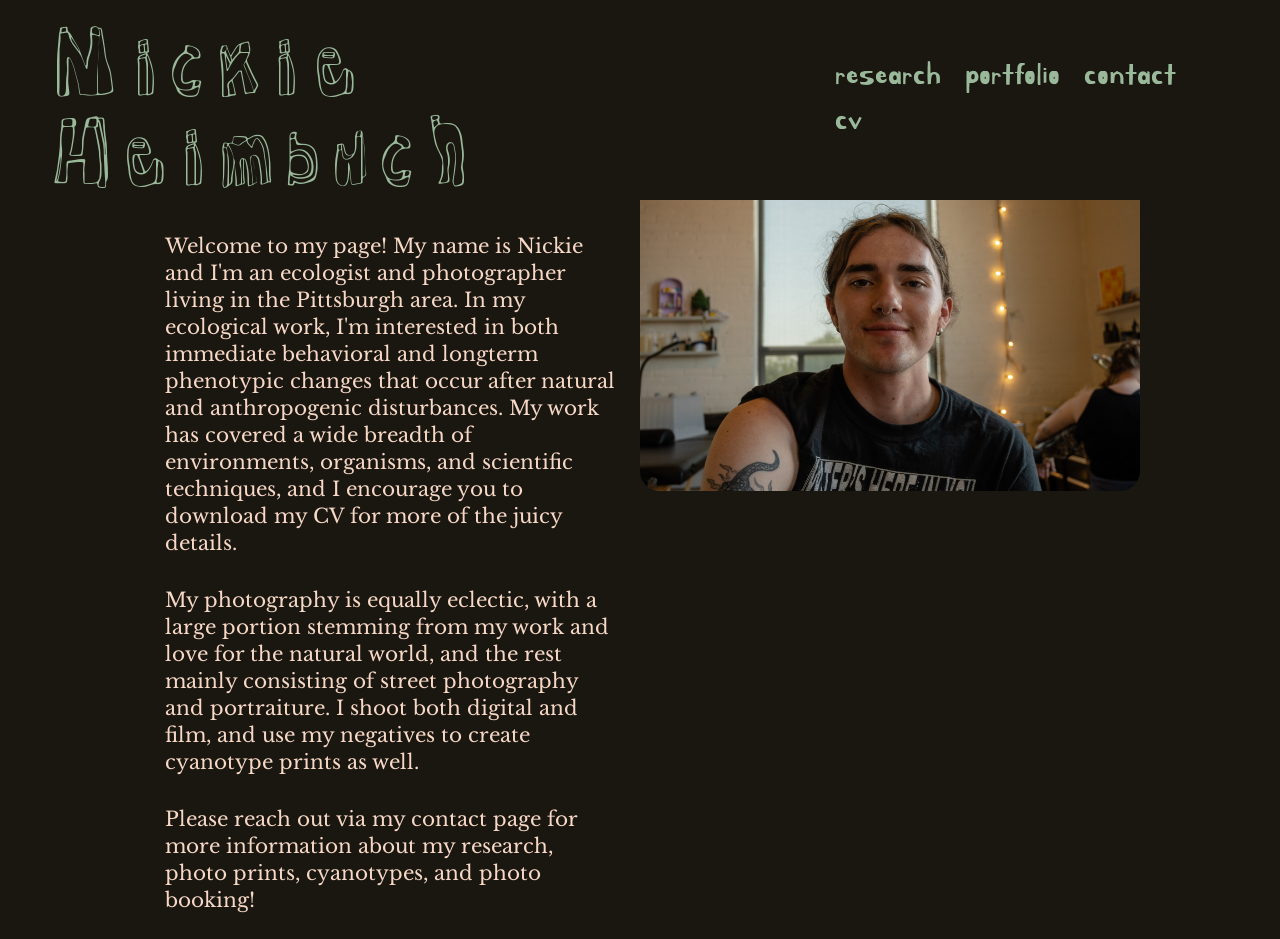
<file: index.html>
<!DOCTYPE HTML>
<html>
<head>
  <meta http-equiv="content-type" content="text/html; charset=utf-8" />
 <meta name="viewport" content="width=device-width, initial-scale=1.0">
  <title>Nickie Heimbuch</title>
  <!-- this is where i paste font styles from fonts.google.com -->
  <link rel="preconnect" href="https://fonts.googleapis.com">
<link rel="preconnect" href="https://fonts.gstatic.com" crossorigin>
<link href="https://fonts.googleapis.com/css2?family=Bagel+Fat+One&family=Kirang+Haerang&family=Libre+Baskerville:ital,wght@0,400..700;1,400..700&family=Modak&family=Palette+Mosaic&family=Rock+3D&display=swap" rel="stylesheet">

  <link  href="css/styles.css" rel="stylesheet" />
</head>
<body>
  <img id="cursor" src="assets/unclick.png" alt="">
  
  
  <header>
    <div id=navbar>
      <nav class="homepage">
         <a href="index.html">Nickie Heimbuch</a>
      </nav>

    <nav class="navbar">
        <a href="research.html">Research</a>
        <a href="portfolio.html">Portfolio</a>
        <a href="contact.html">Contact</a>
        <a href="assets/Nickie Website CV.pdf" target="_blank" rel="noopener">CV</a>
    </nav>
    </div>
  </header>
  
  <div class="text">
    <div class="about">
      
      <img class= "rounded" id= headshot src="assets/headshot.jpg" alt="Nickie smiling"/>
      
      <div class = "column1">
        <h1> About Me </h1>  <!-- h1 is a header. -->
        <p> Welcome to my page! My name is Nickie and I'm an ecologist and photographer living in the 
        Pittsburgh area. In my ecological work, I'm interested in both immediate behavioral 
        and longterm phenotypic changes that occur after natural and anthropogenic disturbances. 
        My work has covered a wide breadth of environments, organisms, and scientific techniques, and 
        I encourage you to download my CV for more of the juicy details. 
        </p> <!-- p is a paragraph -->
        <p>
          My photography is equally eclectic, with a large portion stemming from my work and love for the natural world, and the rest
          mainly consisting of street photography and portraiture. I shoot both digital and film, and use my negatives to 
          create cyanotype prints as well.  
        </p>
        <p>
          Please reach out via my contact page for more information about my research, photo prints, cyanotypes, and photo booking!
        </p>
      </div>
     

    </div>
  </div>
  
  
<!-- list of things I want to add to this site
 
-->
  
  <script src="java/script.js"></script>
</body>

</html>
</file>
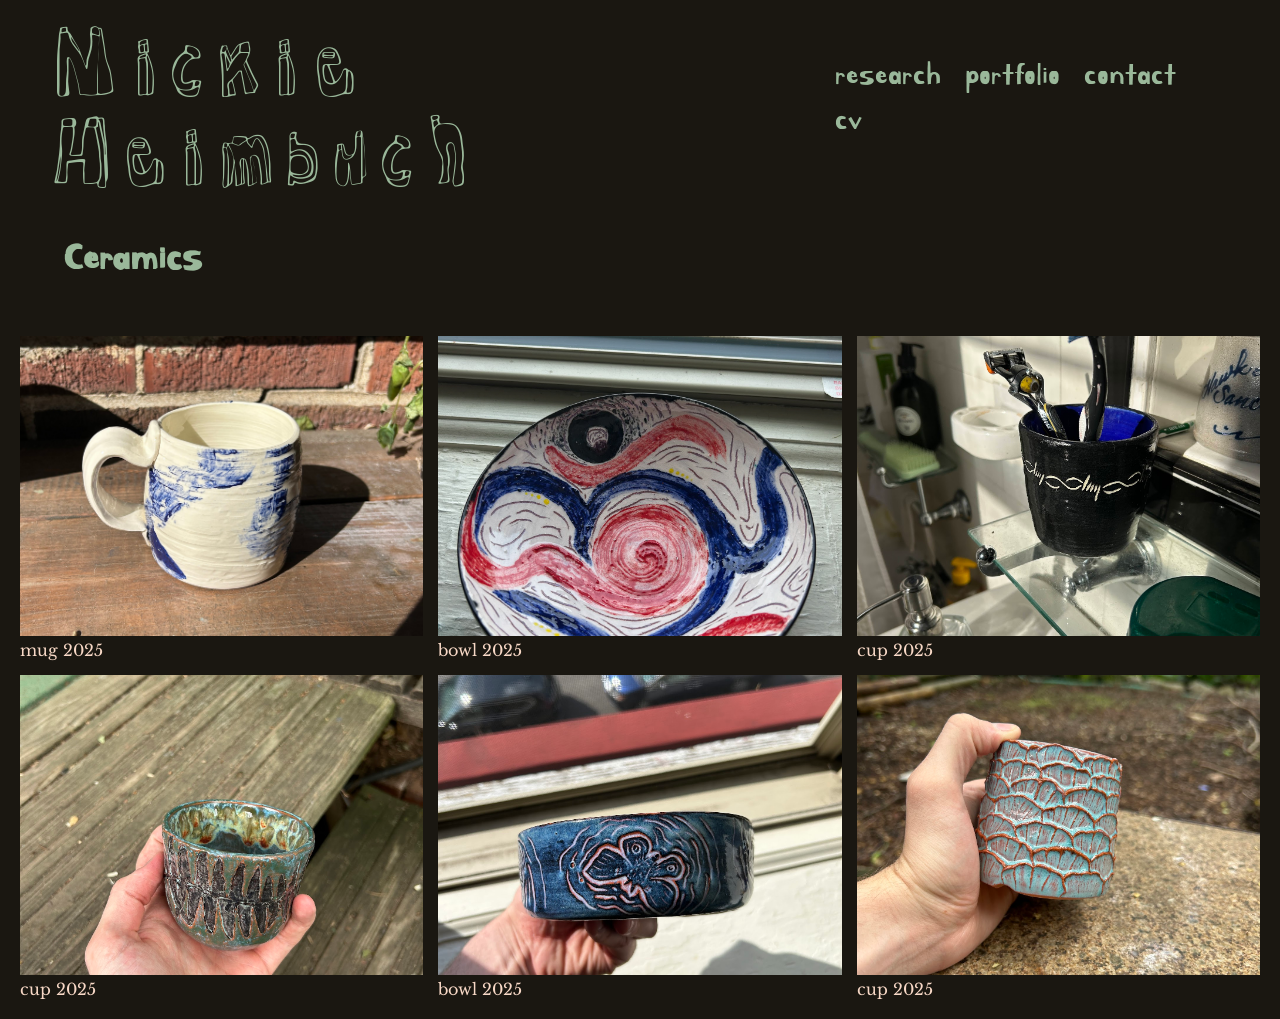
<file: ceramics.html>
<!DOCTYPE HTML>
<html>
<head>
  <meta http-equiv="content-type" content="text/html; charset=utf-8" />
    <meta name="viewport" content="width=device-width, initial-scale=1.0">
  <title>Nickie Heimbuch</title>
  <link rel="preconnect" href="https://fonts.googleapis.com">
<link rel="preconnect" href="https://fonts.gstatic.com" crossorigin>
<link href="https://fonts.googleapis.com/css2?family=Bagel+Fat+One&family=Kirang+Haerang&family=Libre+Baskerville:ital,wght@0,400..700;1,400..700&family=Modak&family=Palette+Mosaic&family=Rock+3D&display=swap" rel="stylesheet">

  <link  href="css/styles.css" rel="stylesheet" />
</head>
<body>
   <img id="cursor" src="assets/unclick.png" alt="">
  
  
 <header>
    <div id="navdissappear">
      <nav class="homepage">
         <a href="index.html">Nickie Heimbuch</a>
      </nav>

      <nav class="navbar">
        <a href="research.html">Research</a>
        <a href="portfolio.html">Portfolio</a>
        <a href="contact.html">Contact</a>
        <a href="assets/Nickie Website CV.pdf" target="_blank" rel="noopener">CV</a>
      </nav>
   </div>
</header>
  

  
  <section id="portfolio">
    <h2>Ceramics</h2>
    

    <div class="gallery-grid">
  
  <!-- old -->
        <div class= "photocard">
        <img src="assets/ceramics/blue mug.jpg" alt="ceramic white and blue mug">
         mug 2025
        </div>
        
        <div class= "photocard">
        <img src="assets/ceramics/bowl.jpg" alt="patterned ceramic bowl">
         bowl 2025
        </div>
        
        <div class= "photocard">
        <img src="assets/ceramics/barbed.JPG" alt="cup with barbed wire design">
         cup 2025
        </div>
        
        <div class= "photocard">
        <img src="assets/ceramics/ferns.JPG" alt="cup with fern imprint">
         cup 2025
        </div>
        
        <div class= "photocard">
        <img src="assets/ceramics/moths.JPG" alt="bowl with moth carvings">
         bowl 2025
        </div>
        
        <div class= "photocard">
        <img src="assets/ceramics/petals.JPG" alt="cup with ceramic petals">
         cup 2025
        </div>
        
        
  
  
  
  
  
  
  
  
  </div>
  
  
   <script src="java/script.js"></script>
</body>
</file>
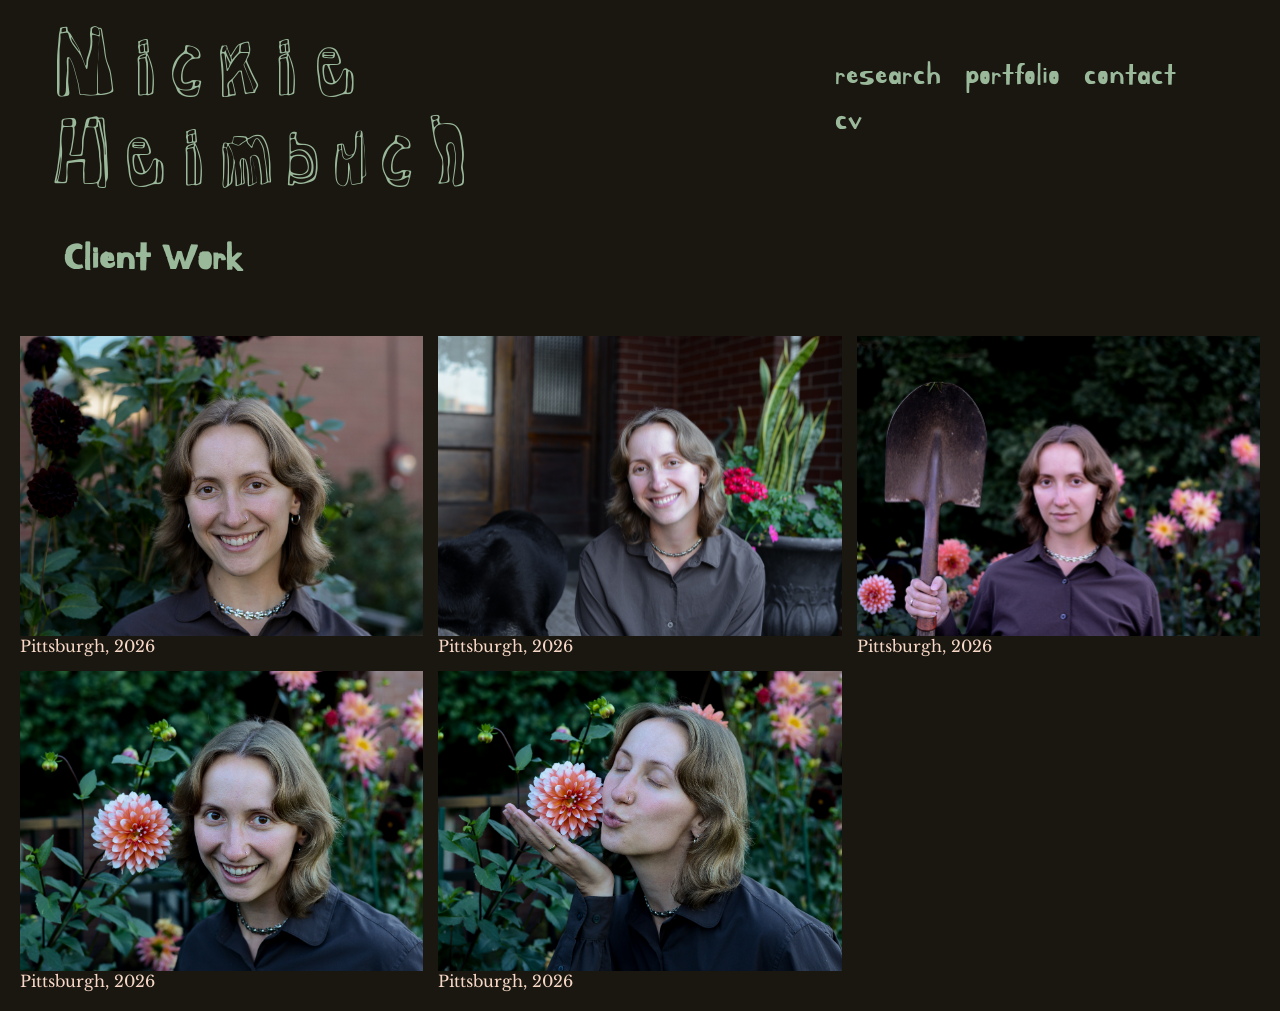
<file: clientwork.html>
<html>
<head>
  <meta http-equiv="content-type" content="text/html; charset=utf-8" />
  <meta name="viewport" content="width=device-width, initial-scale=1.0">
  <title>Nickie Heimbuch</title>
  <!-- this is where i paste font styles from fonts.google.com -->
  <link rel="preconnect" href="https://fonts.googleapis.com">
<link rel="preconnect" href="https://fonts.gstatic.com" crossorigin>
<link href="https://fonts.googleapis.com/css2?family=Bagel+Fat+One&family=Kirang+Haerang&family=Libre+Baskerville:ital,wght@0,400..700;1,400..700&family=Modak&family=Palette+Mosaic&family=Rock+3D&display=swap" rel="stylesheet">

  <link  href="css/styles.css" rel="stylesheet" />
</head>
<body>
 <img id="cursor" src="assets/unclick.png" alt="">
  
  
  <header>
    <div id="navdissappear">
      <nav class="homepage">
         <a href="index.html">Nickie Heimbuch</a>
      </nav>

      <nav class="navbar">
        <a href="research.html">Research</a>
        <a href="portfolio.html">Portfolio</a>
        <a href="contact.html">Contact</a>
        <a href="assets/Nickie Website CV.pdf" target="_blank" rel="noopener">CV</a>
      </nav>
   </div>
</header>


  

    <section id="portfolio">
    <h2>Client Work</h2>
    
    
     <div class="gallery-grid">
     
           
        <div class= "photocard">
        <img src="assets/clients/lucyflower.jpg" alt="woman near flowers">
         Pittsburgh, 2026
        </div>
        
         <div class= "photocard">
        <img src="assets/clients/lucyollieheadshot.jpg" alt="woman with dog">
         Pittsburgh, 2026
        </div>
        
         <div class= "photocard">
        <img src="assets/clients/shoveldream.jpg" alt="woman holding shovel">
         Pittsburgh, 2026
        </div>
        
         <div class= "photocard">
        <img src="assets/clients/lucyheadshot.jpg" alt="woman with flower">
         Pittsburgh, 2026
        </div>
        
         <div class= "photocard">
        <img src="assets/clients/lucykiss.jpg" alt="woman kissing flower">
         Pittsburgh, 2026
        </div>
        
        
     </div>
     




 <script src="java/script.js"></script>
</body>
</file>
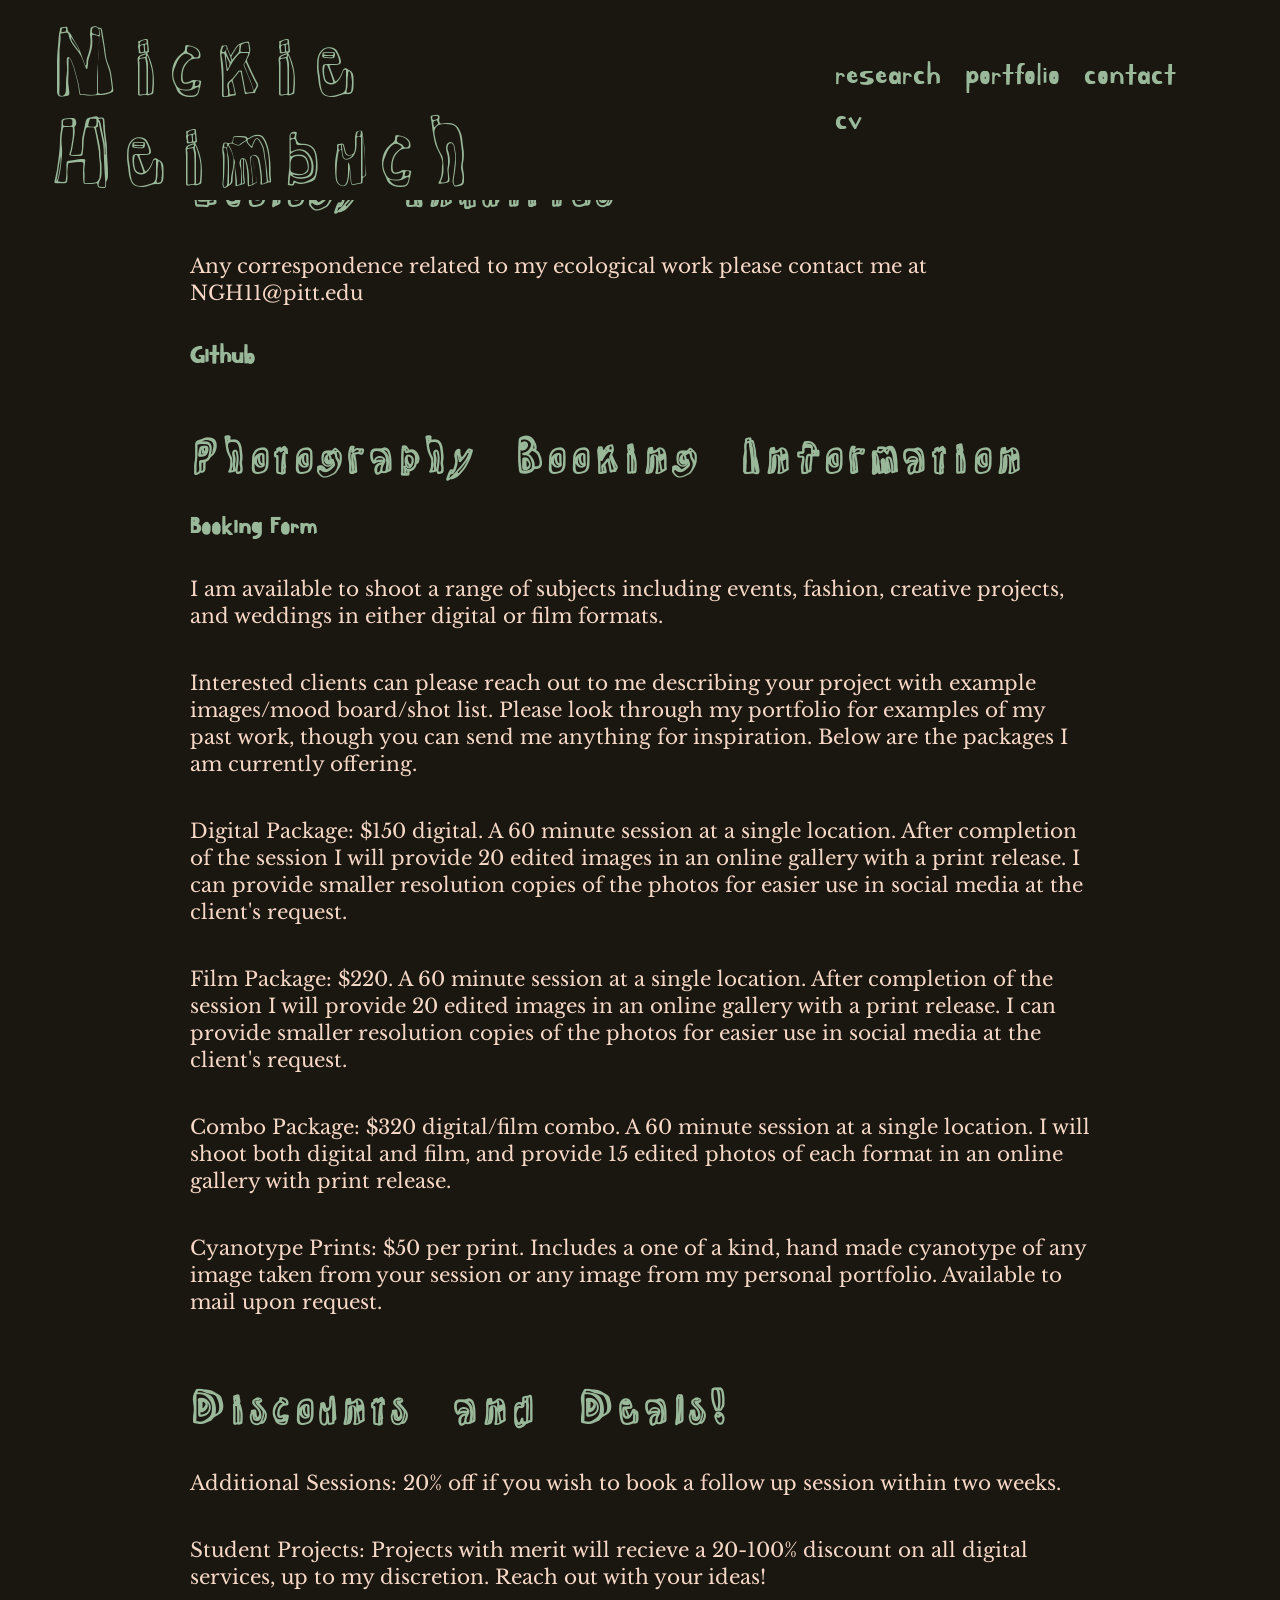
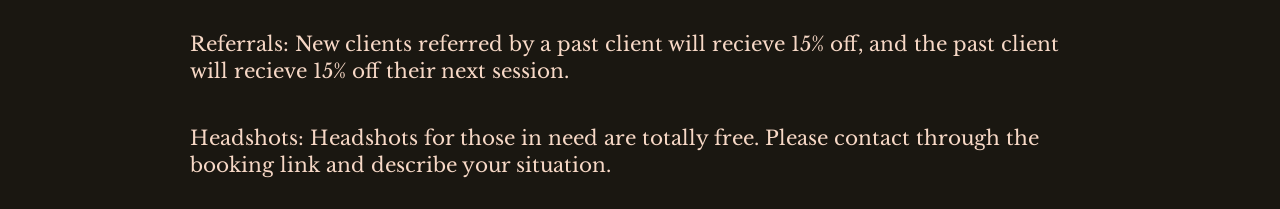
<file: contact.html>
<html>
<head>
  <meta http-equiv="content-type" content="text/html; charset=utf-8" />
  <meta name="viewport" content="width=device-width, initial-scale=1.0">

  <title>Nickie Heimbuch</title>
  <!-- this is where i paste font styles from fonts.google.com -->
  <link rel="preconnect" href="https://fonts.googleapis.com">
<link rel="preconnect" href="https://fonts.gstatic.com" crossorigin>
<link href="https://fonts.googleapis.com/css2?family=Bagel+Fat+One&family=Kirang+Haerang&family=Libre+Baskerville:ital,wght@0,400..700;1,400..700&family=Modak&family=Palette+Mosaic&family=Rock+3D&display=swap" rel="stylesheet">
<link  href="css/styles.css" rel="stylesheet" />
</head>

<body>
  <img id="cursor" src="assets/unclick.png" alt="">
  
  <header>
    <div id=navbar>
      <nav class="homepage">
         <a href="index.html">Nickie Heimbuch</a>
      </nav>

    <nav class="navbar">
        <a href="research.html">Research</a>
        <a href="portfolio.html">Portfolio</a>
        <a href="contact.html">Contact</a>
        <a href="assets/Nickie Website CV.pdf" target="_blank" rel="noopener">CV</a>
    </nav>
    </div>
  </header>
  
  

  
  
  
  

<div class="text">
  <h1>
    Ecology Inquiries
  </h1>
<p> 
Any correspondence related to my ecological work please contact me at NGH11@pitt.edu
</p>

<h3>
<a href="https://github.com/HeimbuchEcology" target="_blank" rel="noopener">Github</a>
</h3>

<h1>
  Photography Booking Information
</h1>

<h3>
<a href="https://forms.gle/fPidaTpVT62scQkbA" target="_blank" rel="noopener">Booking Form</a>
</h3>

<p>
  I am available to shoot a range of subjects including events, fashion, creative projects, and weddings in either digital or film formats.
</p>

<p>
  Interested clients can please reach out to me describing your project with example images/mood board/shot list.
  Please look through my portfolio for examples of my past work, though you can send me anything for inspiration. Below are the packages I am currently offering.
</p>

<p>
  Digital Package: $150 digital. A 60 minute session at a single location. After completion of the session I will provide 20 edited images in an online gallery with a print release.
  I can provide smaller resolution copies of the photos for easier use in social media at the client's request. 
</p>
<p>
  Film Package: $220. A 60 minute session at a single location. After completion of the session I will provide 20 edited images in an online gallery with a print release.
  I can provide smaller resolution copies of the photos for easier use in social media at the client's request.
</p>
<p>
  Combo Package: $320 digital/film combo. A 60 minute session at a single location. I will shoot both digital and film, and provide 15 edited photos of each format in an online gallery with print release. 
</p>
<p>
  Cyanotype Prints: $50 per print. Includes a one of a kind, hand made cyanotype of any image taken from your session or any image from my personal portfolio. Available to mail upon request.    
</p>

<h1>
  Discounts and Deals!
</h1>
<p>
  Additional Sessions: 20% off if you wish to book a follow up session within two weeks. 
</p>
<p>
  Student Projects: Projects with merit will recieve a 20-100% discount on all digital services, up to my discretion. Reach out with your ideas! 
</p>
<p>
  Referrals: New clients referred by a past client will recieve 15% off, and the past client will recieve 15% off their next session. 
</p>
<p>
  Headshots: Headshots for those in need are totally free. Please contact through the booking link and describe your situation. 
</p>

<!--
<div class= "inlineimage"> 
      <img class = "inlineround" src="assets/extrapic.jpg" alt="friends on the street">
         </div> 
         -->
          

</div>





 <script src="java/script.js"></script>
</body>
</file>
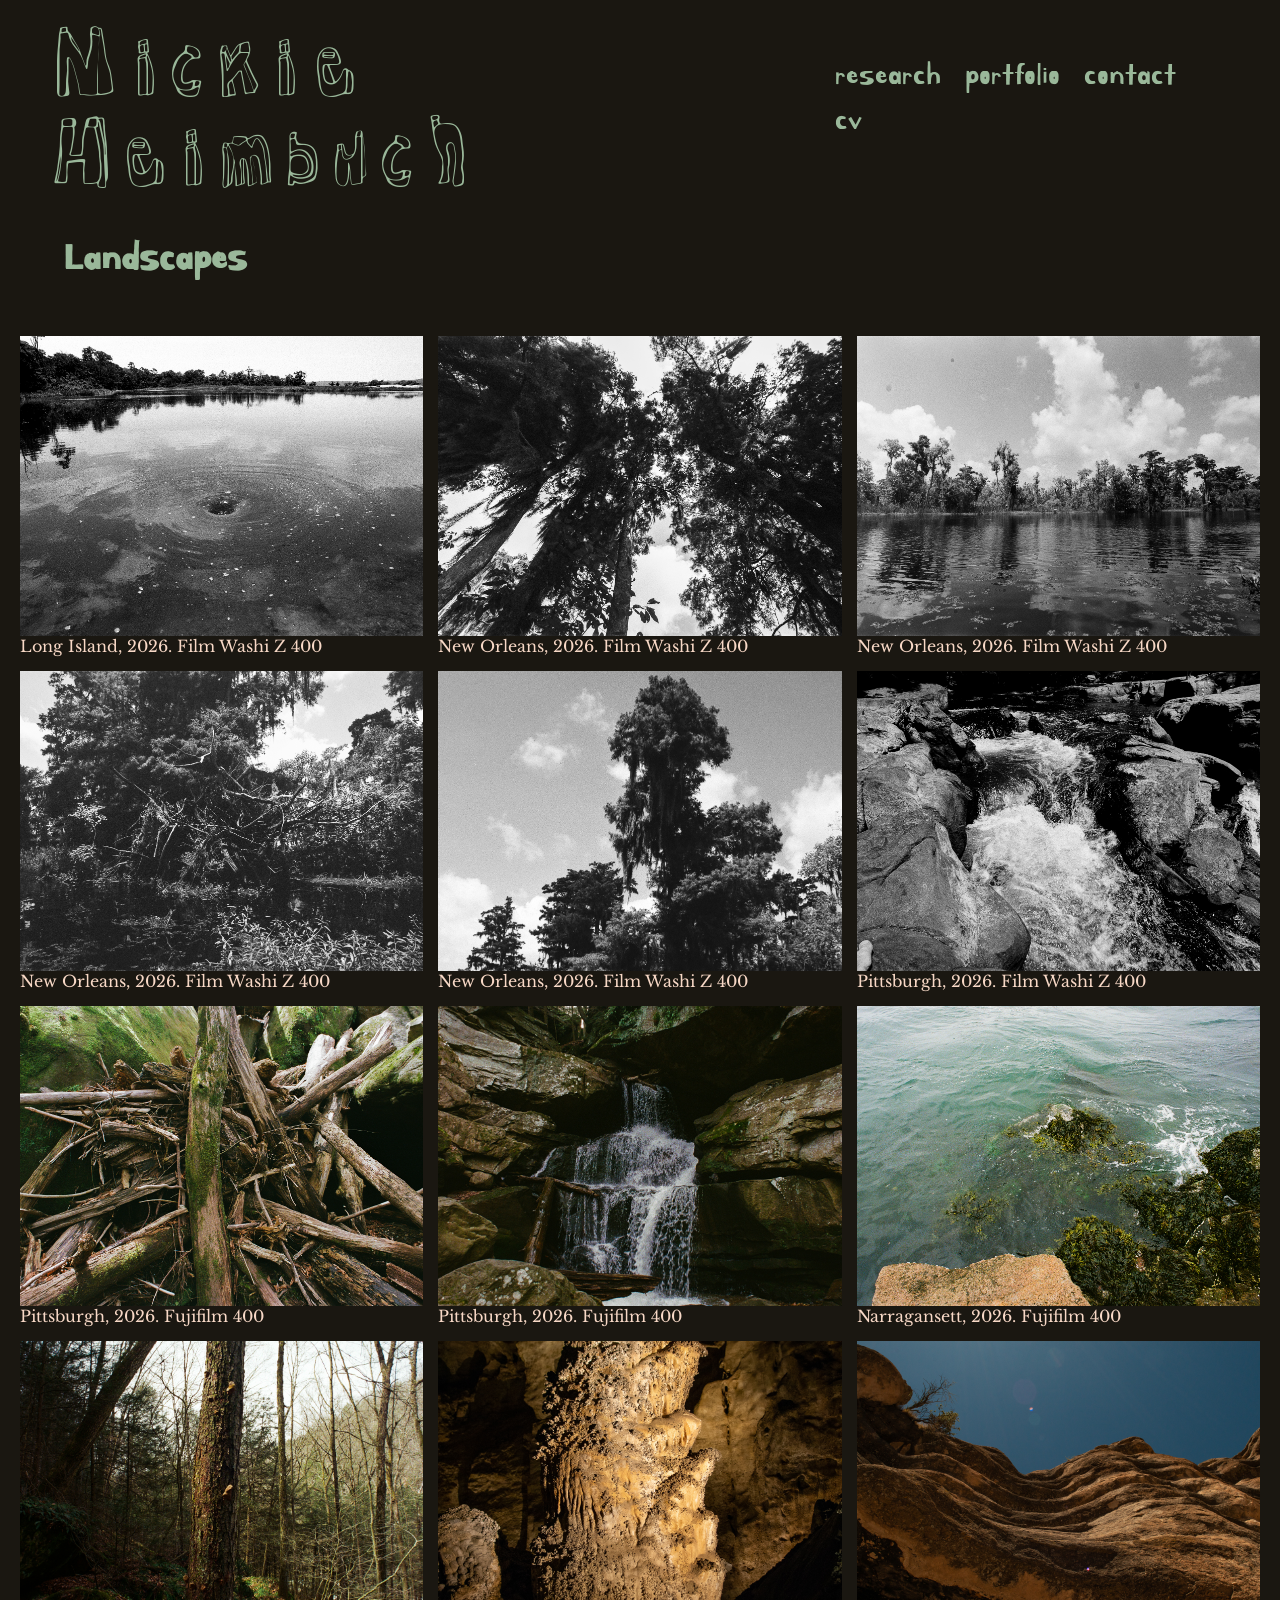
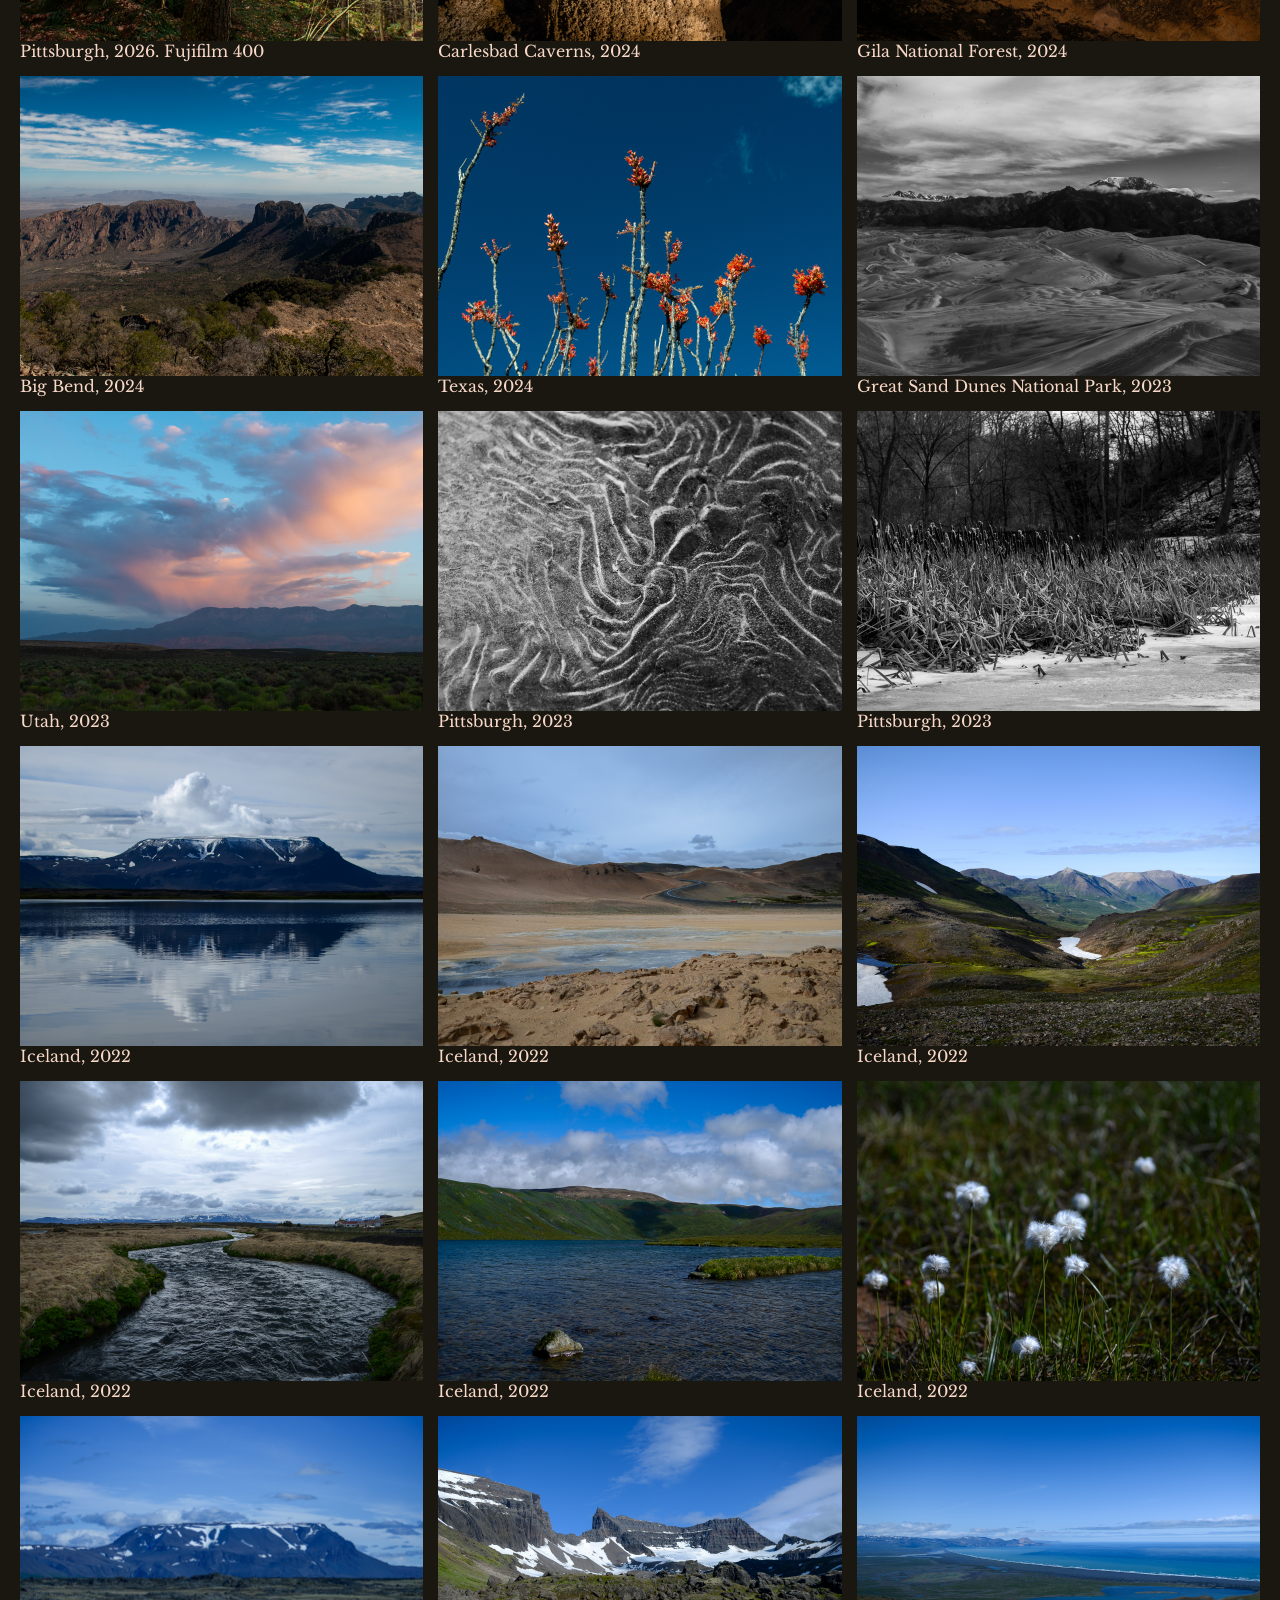
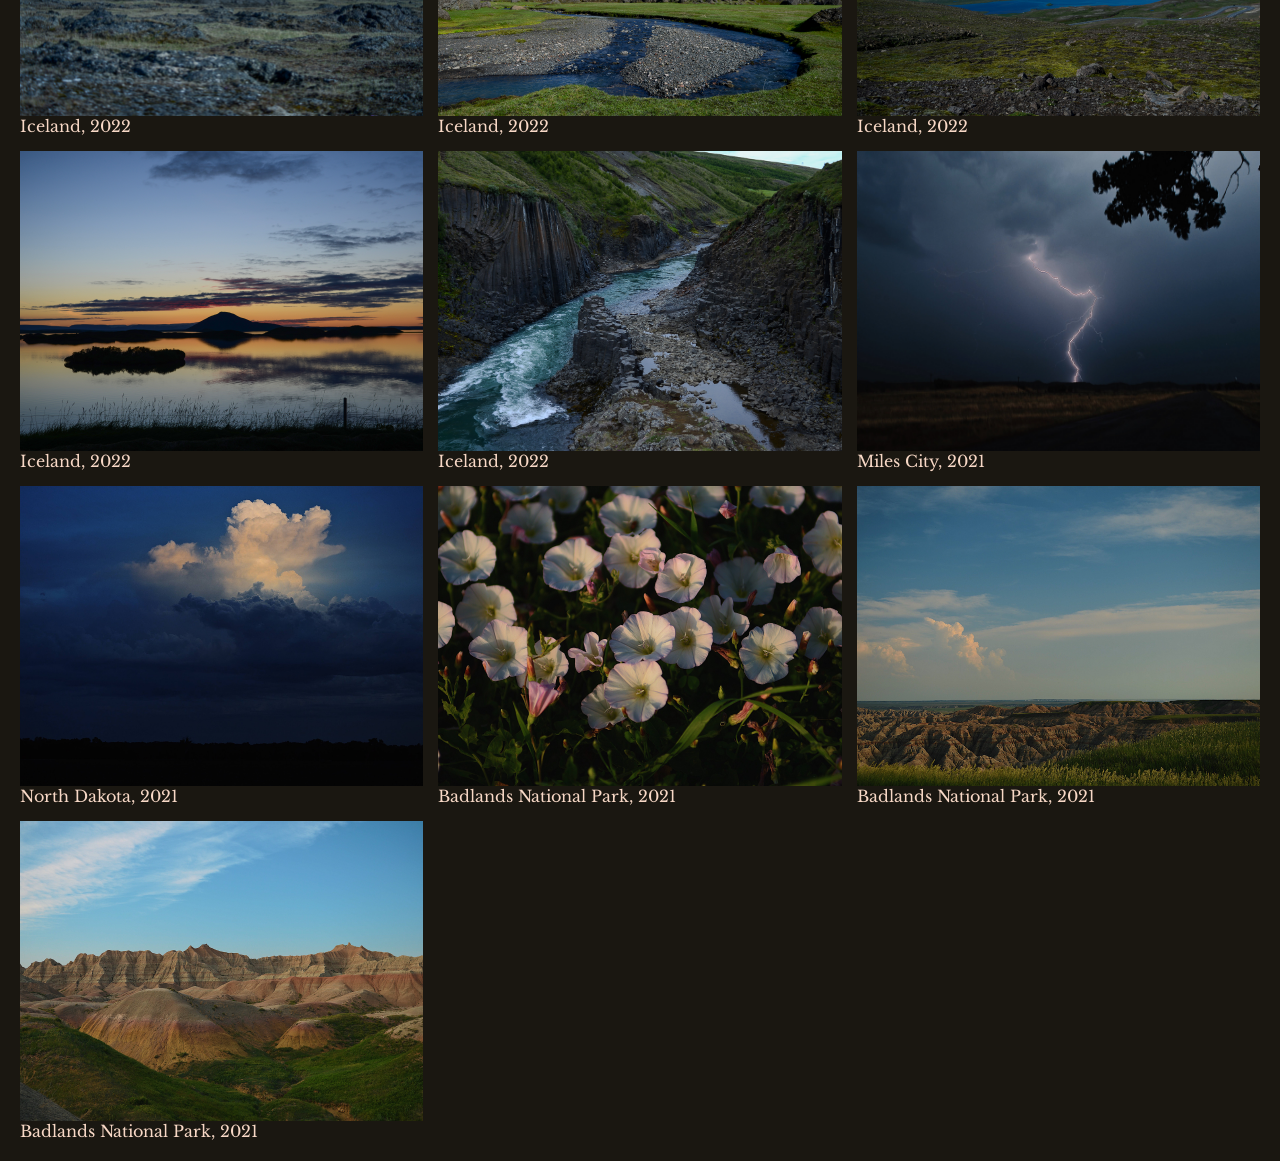
<file: landscapes.html>
<html>
<head>
  <meta http-equiv="content-type" content="text/html; charset=utf-8" />
  <meta name="viewport" content="width=device-width, initial-scale=1.0">
  <title>Nickie Heimbuch</title>
  <!-- this is where i paste font styles from fonts.google.com -->
  <link rel="preconnect" href="https://fonts.googleapis.com">
<link rel="preconnect" href="https://fonts.gstatic.com" crossorigin>
<link href="https://fonts.googleapis.com/css2?family=Bagel+Fat+One&family=Kirang+Haerang&family=Libre+Baskerville:ital,wght@0,400..700;1,400..700&family=Modak&family=Palette+Mosaic&family=Rock+3D&display=swap" rel="stylesheet">

  <link  href="css/styles.css" rel="stylesheet" />
</head>
<body>
 <img id="cursor" src="assets/unclick.png" alt="">
  
  
  <header>
    <div id="navdissappear">
      <nav class="homepage">
         <a href="index.html">Nickie Heimbuch</a>
      </nav>

      <nav class="navbar">
        <a href="research.html">Research</a>
        <a href="portfolio.html">Portfolio</a>
        <a href="contact.html">Contact</a>
        <a href="assets/Nickie Website CV.pdf" target="_blank" rel="noopener">CV</a>
      </nav>
   </div>
</header>


  

    <section id="portfolio">
    <h2>Landscapes</h2>
    
    <!-- HERE ARE ALL MY PHOTOS. VAGUELY CHRONOLOGICAL-->

    <div class="gallery-grid">
     
        <div class= "photocard">
        <img src="assets/landscapes/whirlpool.jpg" alt="whirlpool">
         Long Island, 2026. Film Washi Z 400
        </div>
           
        
        <div class= "photocard">
        <img src="assets/landscapes/spanishmoss.jpg" alt="spanish moss in the bayou">
         New Orleans, 2026. Film Washi Z 400
        </div>
        
        <div class= "photocard">
        <img src="assets/landscapes/widebayou.jpg" alt="bayou waters">
         New Orleans, 2026. Film Washi Z 400
        </div>
        
        <div class= "photocard">
        <img src="assets/landscapes/bayouroots.jpg" alt="bayou roots">
         New Orleans, 2026. Film Washi Z 400
        </div>
        
        <div class= "photocard">
        <img src="assets/landscapes/baldcypress.jpg" alt="bayou bald cypress">
         New Orleans, 2026. Film Washi Z 400
        </div>
        
        <div class= "photocard">
        <img src="assets/landscapes/bluehole1.jpg" alt="Creek over rocks">
         Pittsburgh, 2026. Film Washi Z 400
        </div>
        
        <div class= "photocard">
        <img src="assets/landscapes/sticks.jpg" alt="river sticks">
         Pittsburgh, 2026. Fujifilm 400
        </div>
      
        <div class= "photocard">
        <img src="assets/landscapes/breakneck.jpg" alt=" waterfall ">
         Pittsburgh, 2026. Fujifilm 400
        </div>
   
        <div class= "photocard">
        <img src="assets/landscapes/kelp.jpg" alt="kelp">
         Narragansett, 2026. Fujifilm 400
        </div>
    
        <div class= "photocard">
        <img src="assets/landscapes/Treelight.jpg" alt="a tree trunk in a forest">
         Pittsburgh, 2026. Fujifilm 400
        </div>
        
        
        
        <div class= "photocard">
        <img src="assets/landscapes/roaddogs-97.jpg" alt="stalagmite formation">
         Carlesbad Caverns, 2024
        </div>
        
        <div class= "photocard">
        <img src="assets/landscapes/roaddogs-117.jpg" alt="cliff face">
         Gila National Forest, 2024
        </div>
        
        <div class= "photocard">
        <img src="assets/landscapes/roaddogs-22.jpg" alt="mountain valley landscape">
         Big Bend, 2024
        </div>
        
        <div class= "photocard">
        <img src="assets/landscapes/roaddogs-53.jpg" alt="flower and sky">
          Texas, 2024
        </div>
        
        
        
        <div class= "photocard">
        <img src="assets/landscapes/greatsand.jpg" alt="sand dunes and mountains">
          Great Sand Dunes National Park, 2023
        </div>
        
        <div class= "photocard">
        <img src="assets/landscapes/utah.jpg" alt="sunrise on the desert">
          Utah, 2023
        </div>
        
        
        
        <div class= "photocard">
        <img src="assets/landscapes/Ice Bubbles.jpg" alt="ice formation">
         Pittsburgh, 2023
        </div>
        
        <div class= "photocard">
        <img src="assets/landscapes/Cattails.jpg" alt="cattails in frozen pond">
         Pittsburgh, 2023
        </div>
        
        
        
        <div class= "photocard">
        <img src="assets/landscapes/iceland-5.jpg" alt="mountain by lake">
         Iceland, 2022
        </div>
        
        <div class= "photocard">
        <img src="assets/landscapes/iceland-2.jpg" alt="sulfur springs">
         Iceland, 2022
        </div>
        
        <div class= "photocard">
        <img src="assets/landscapes/iceland-11.jpg" alt="mountain valley and ice flow">
         Iceland, 2022
        </div>
        
        <div class= "photocard">
        <img src="assets/landscapes/iceland.jpg" alt="river in a dead grass field">
         Iceland, 2022
        </div>
        
        <div class= "photocard">
        <img src="assets/landscapes/iceland-6.jpg" alt="small lake with lupine on the hillsides">
         Iceland, 2022
        </div>
        
        <div class= "photocard">
        <img src="assets/landscapes/iceland-8.jpg" alt="cottongrass closeup">
         Iceland, 2022
        </div>
        
        <div class= "photocard">
        <img src="assets/landscapes/iceland-4.jpg" alt="mountain with lava field">
         Iceland, 2022
        </div>
        
        <div class= "photocard">
        <img src="assets/landscapes/iceland-10.jpg" alt="mountain with small stream">
         Iceland, 2022
        </div>
        
        <div class= "photocard">
        <img src="assets/landscapes/iceland-7.jpg" alt="cresent shaped coast and valley">
         Iceland, 2022
        </div>
        
        <div class= "photocard">
        <img src="assets/landscapes/iceland-15.jpg" alt="sunset on the lake">
         Iceland, 2022
        </div>
        
        <div class= "photocard">
        <img src="assets/landscapes/iceland-14.jpg" alt="blue river with basalt columns">
         Iceland, 2022
        </div>
        
        
        
        <div class= "photocard">
        <img src="assets/landscapes/lightning.jpg" alt="lightning strike in a prairie">
         Miles City, 2021
        </div>
        
        <div class= "photocard">
        <img src="assets/landscapes/clouds.jpg" alt="clouds in a sunrise">
         North Dakota, 2021
        </div>
        
        <div class= "photocard">
        <img src="assets/landscapes/pink flower.jpg" alt="pink and white flowers">
         Badlands National Park, 2021
        </div>
        
        <div class= "photocard">
        <img src="assets/landscapes/badland2.jpg" alt="valley landscape">
         Badlands National Park, 2021
        </div>
        
        <div class= "photocard">
        <img src="assets/landscapes/badland1.jpg" alt="badland buttes">
         Badlands National Park, 2021
        </div>
        
        
        
        
        
        
    </div>
    
    
    
    
    
    
    
  
  <script src="java/script.js"></script>
</body>
</file>
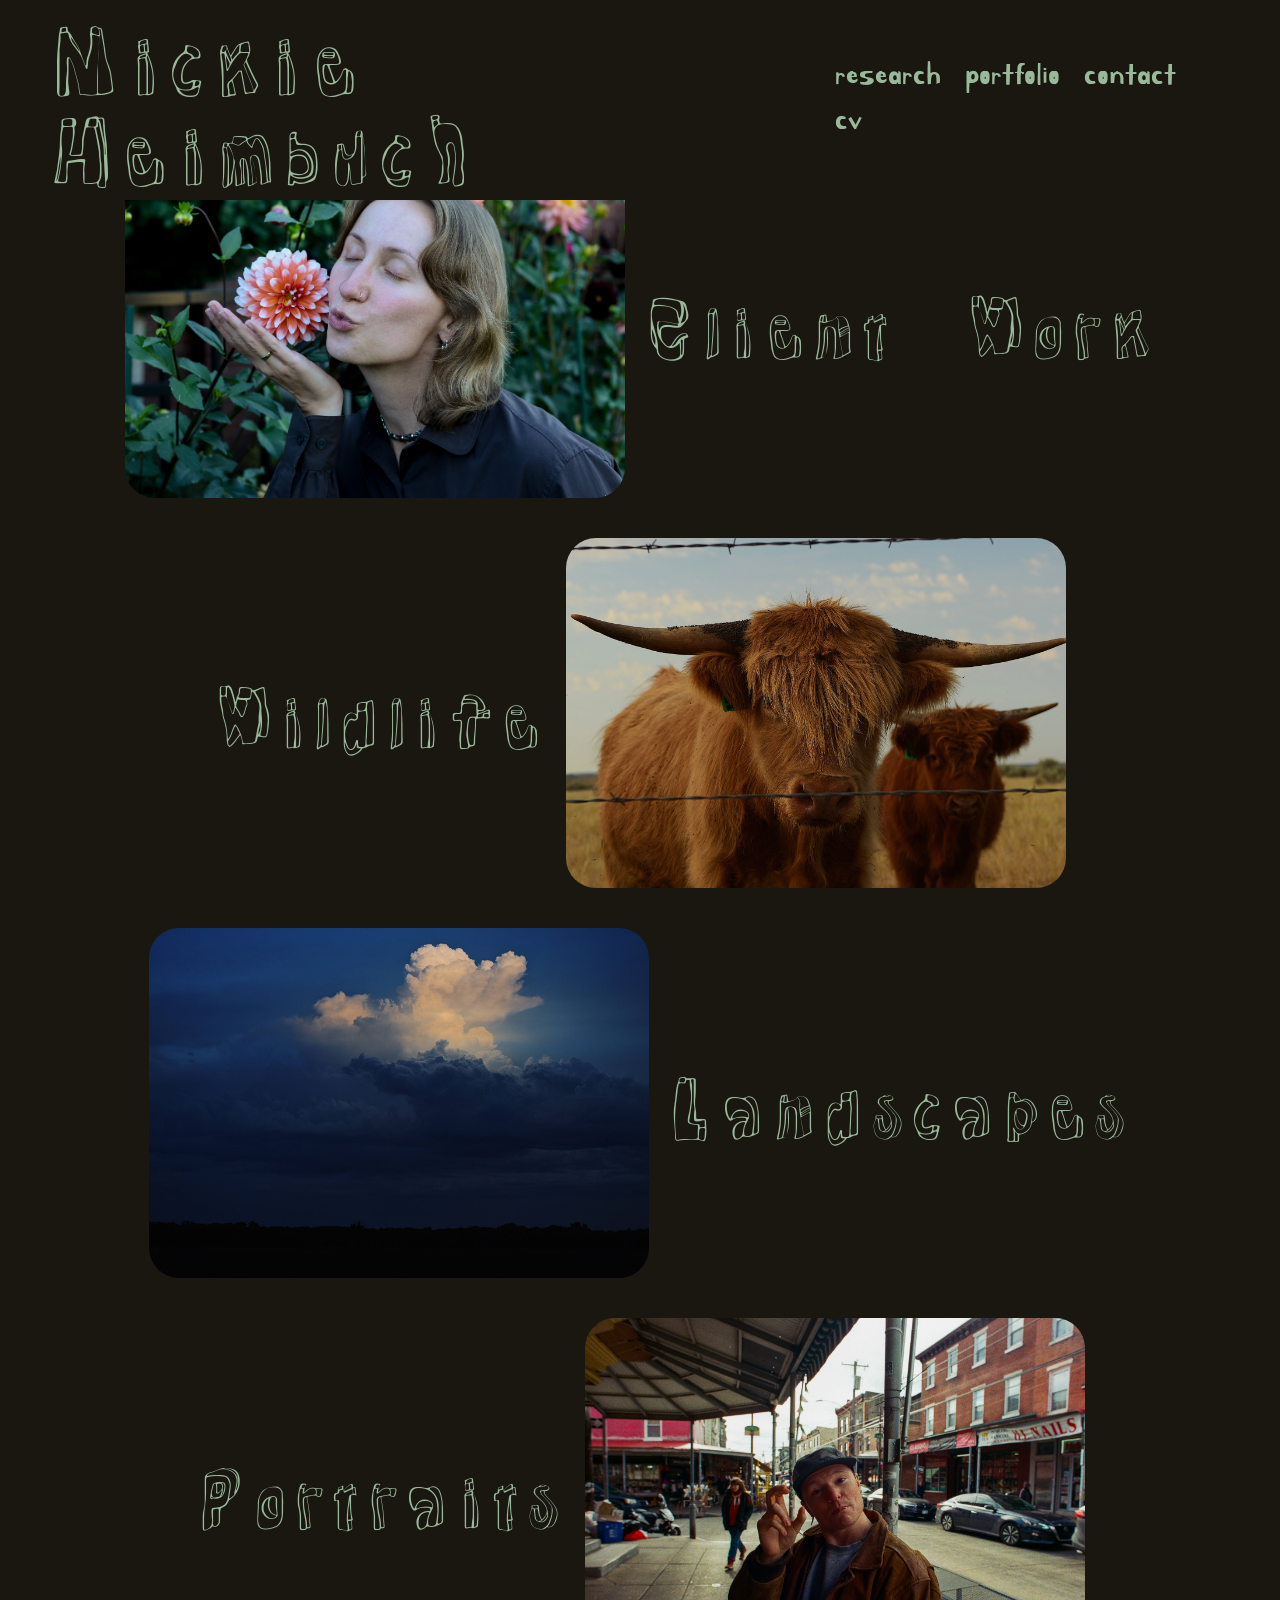
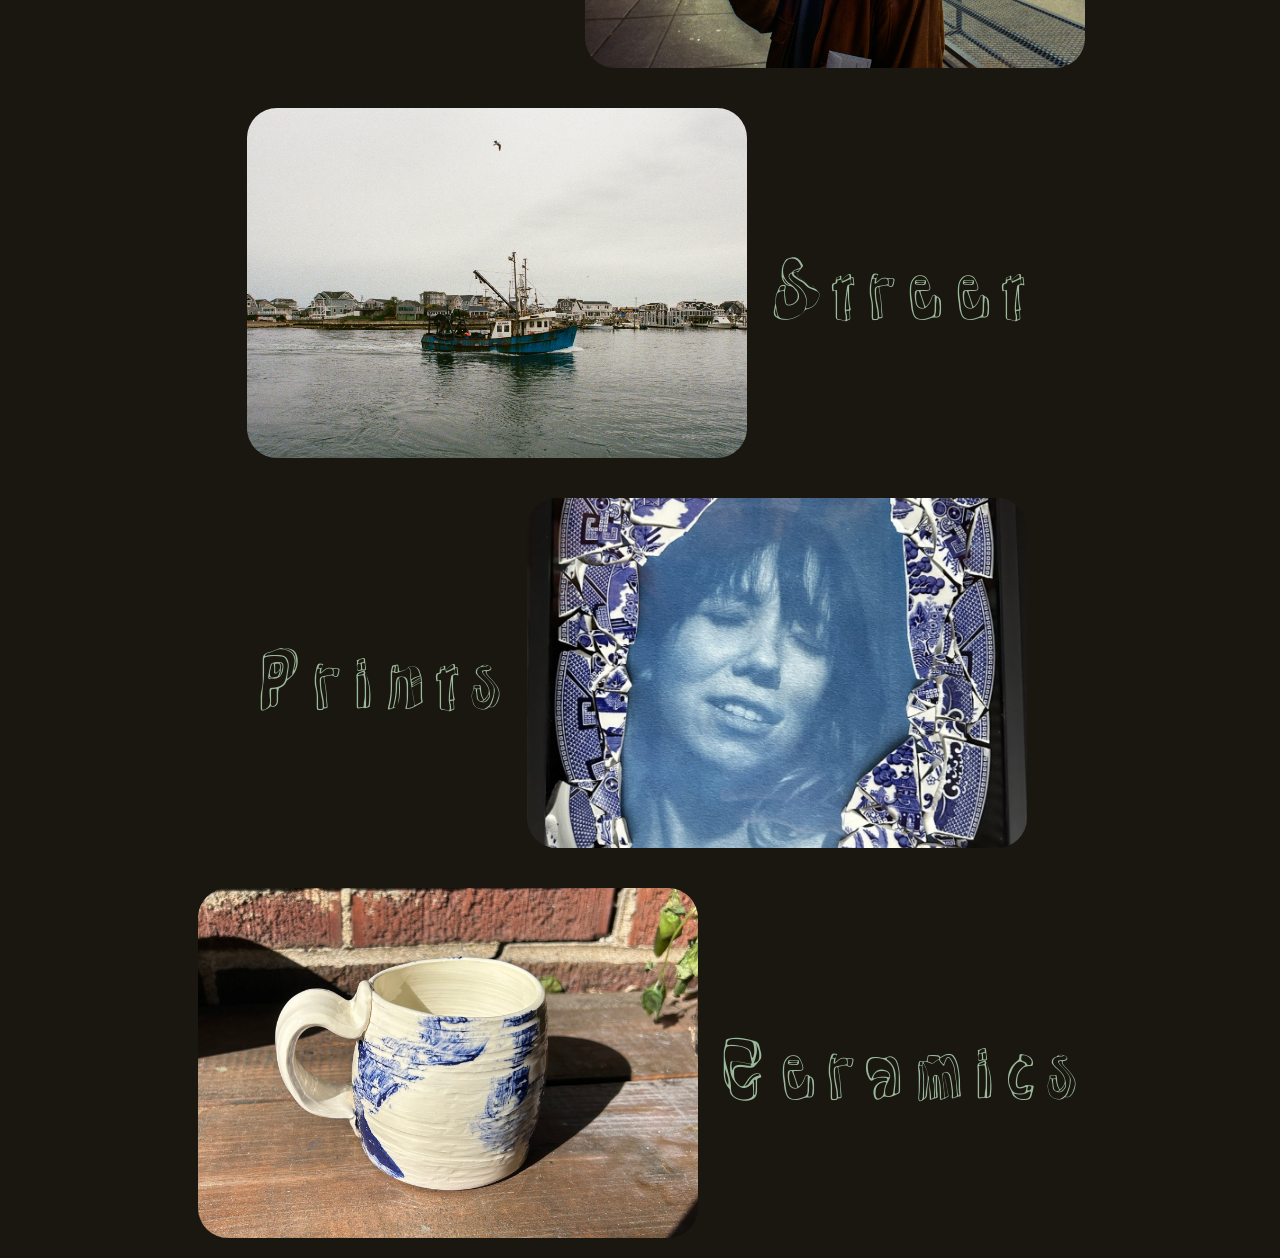
<file: portfolio.html>
<!DOCTYPE HTML>
<html>
<head>
  <meta http-equiv="content-type" content="text/html; charset=utf-8" />
  <meta name="viewport" content="width=device-width, initial-scale=1.0">
  <title>Nickie Heimbuch</title>
  <!-- this is where i paste font styles from fonts.google.com -->
  <link rel="preconnect" href="https://fonts.googleapis.com">
<link rel="preconnect" href="https://fonts.gstatic.com" crossorigin>
<link href="https://fonts.googleapis.com/css2?family=Bagel+Fat+One&family=Kirang+Haerang&family=Libre+Baskerville:ital,wght@0,400..700;1,400..700&family=Modak&family=Palette+Mosaic&family=Rock+3D&display=swap" rel="stylesheet">
  <link  href="css/styles.css" rel="stylesheet" />
</head>
<body>
  <img id="cursor" src="assets/unclick.png" alt="">
  
  <header>
    <div id=navbar>
      <nav class="homepage">
         <a href="index.html">Nickie Heimbuch</a>
      </nav>

    <nav class="navbar">
        <a href="research.html">Research</a>
        <a href="portfolio.html">Portfolio</a>
        <a href="contact.html">Contact</a>
        <a href="assets/Nickie Website CV.pdf" target="_blank" rel="noopener">CV</a>
    </nav>
    </div>
  </header>
  
  
 
<div class="spacing">
   
   <div class="galleries">
    <div class="splashimage">
        <img src="assets/clients/lucykiss.jpg" alt="woman kissing flower">
    </div>
    <a href="clientwork.html">Client Work</a>
   </div>  
   
   
   <div class="galleries">
    <div class="splashimage">
        <img src="assets/wildlife/cows.jpg" alt="two cows behind wire">
    </div>
    <a href="wildlife.html">Wildlife</a>
   </div>
   
   <div class="galleries">
    <div class="splashimage">
        <img src="assets/landscapes/clouds.jpg" alt="Cloud scene">
    </div>
    <a href="landscapes.html">Landscapes</a>
   </div>
   
    <div class="galleries">
    <div class="splashimage">
        <img src="assets/portraits/max.jpg" alt="person in philadelphia">
    </div>
    <a href="portraits.html">Portraits</a>
   </div>
   
   <div class="galleries">
    <div class="splashimage">
        <img src="assets/street/fishingboat.jpg" alt="fishing boat coming into harbor">
    </div>
    <a href="street.html">Street</a>
   </div>
   
    <div class="galleries">
    <div class="splashimage">
       <img src="assets/prints/plate.jpg" alt="portrait cyanotype with ceramic plate collage">
    </div>
    <a href="prints.html">Prints</a>
   </div>
   
    <div class="galleries">
    <div class="splashimage">
        <img src="assets/ceramics/blue mug.jpg" alt="ceramic white and blue mug">
    </div>
    <a href="ceramics.html">Ceramics</a>
   </div>
   
     
     
  </div>
  <script src="java/script.js"></script>
</body>
</file>
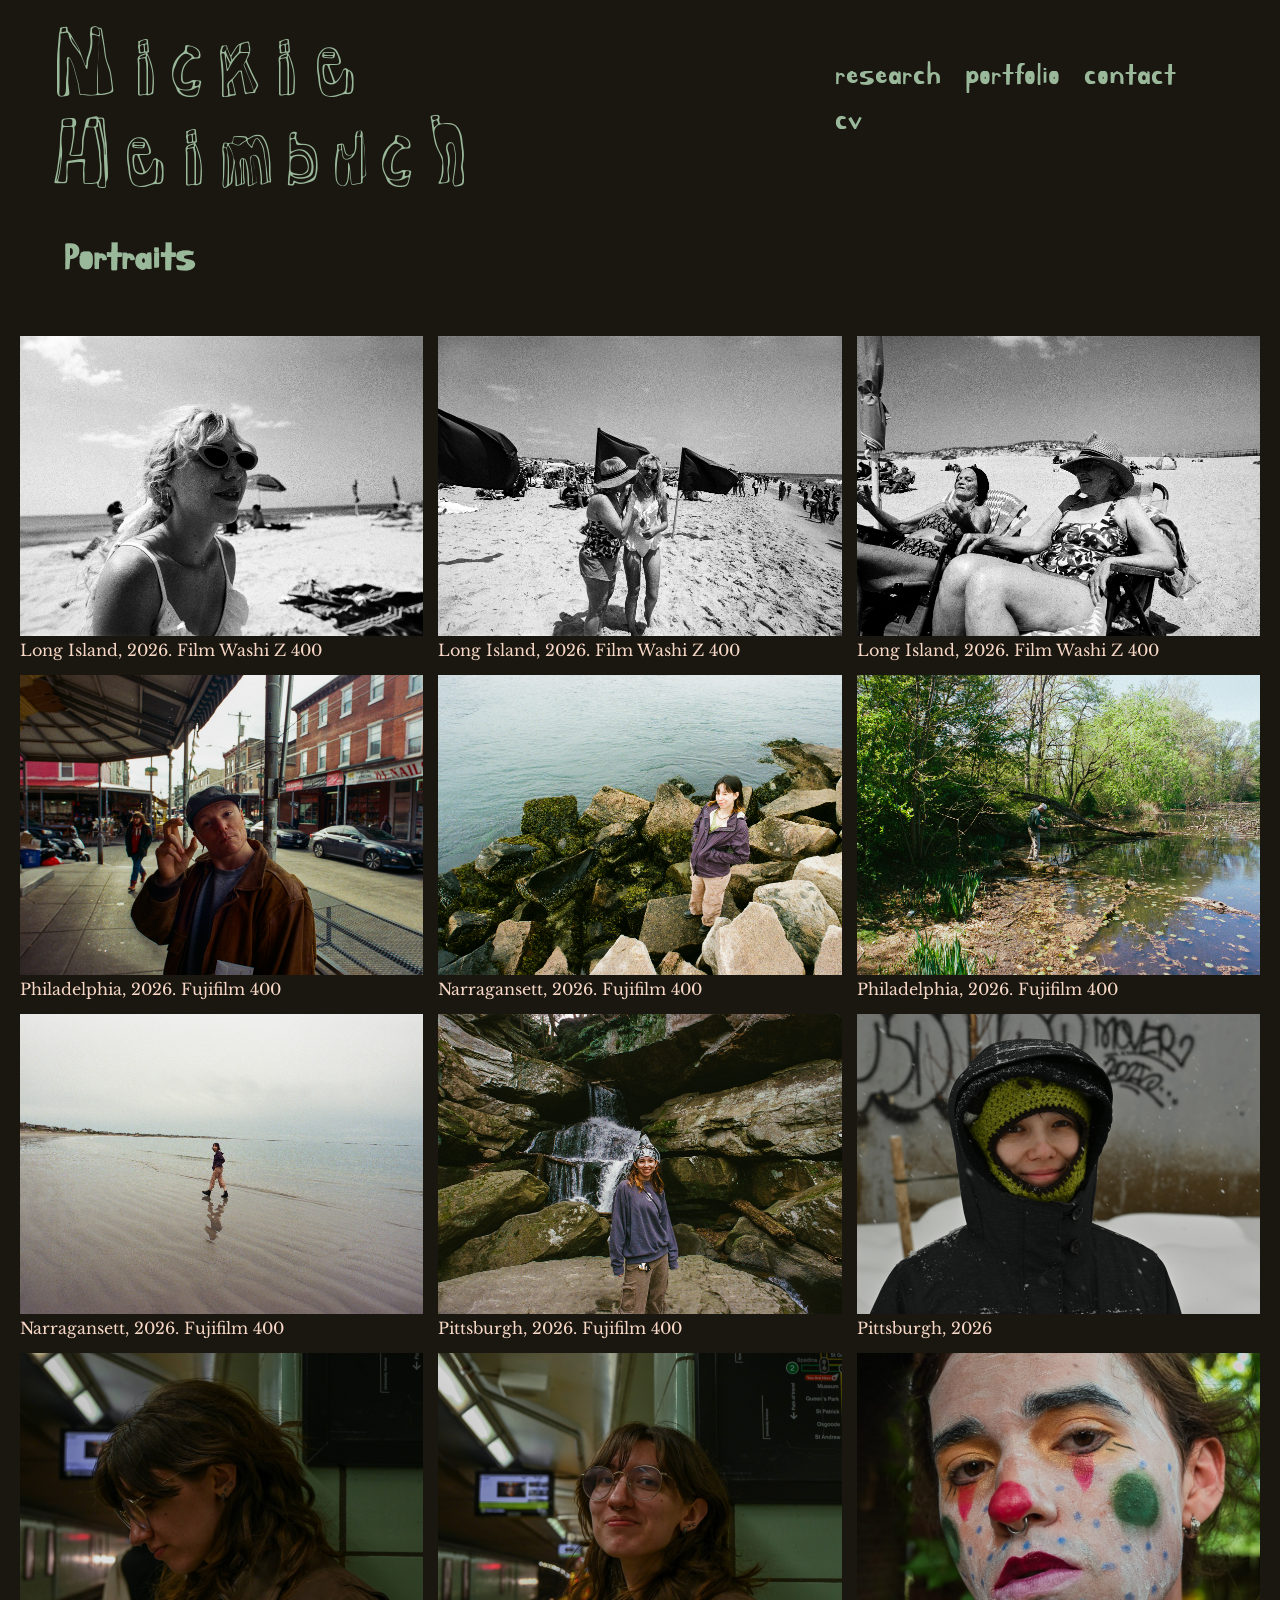
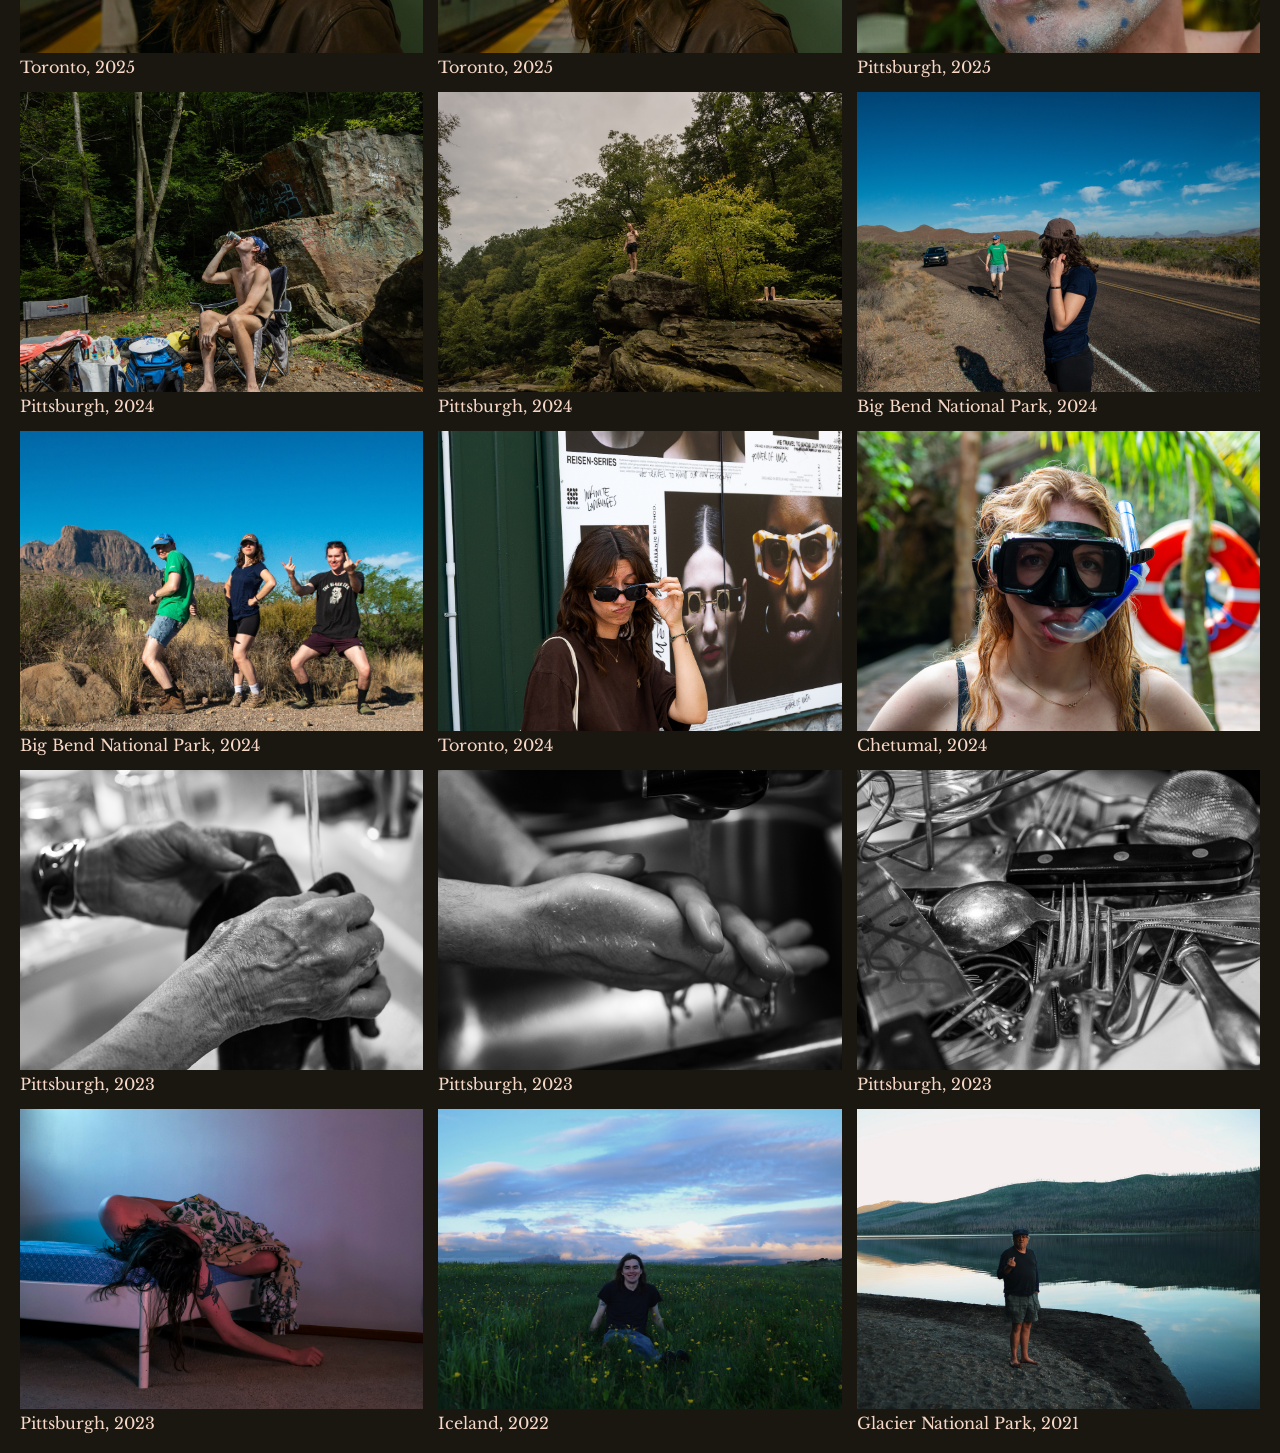
<file: portraits.html>
<!DOCTYPE HTML>
<html>
<head>
  <meta http-equiv="content-type" content="text/html; charset=utf-8" />
  <meta name="viewport" content="width=device-width, initial-scale=1.0">
  <title>Nickie Heimbuch</title>
  <link rel="preconnect" href="https://fonts.googleapis.com">
<link rel="preconnect" href="https://fonts.gstatic.com" crossorigin>
<link href="https://fonts.googleapis.com/css2?family=Bagel+Fat+One&family=Kirang+Haerang&family=Libre+Baskerville:ital,wght@0,400..700;1,400..700&family=Modak&family=Palette+Mosaic&family=Rock+3D&display=swap" rel="stylesheet">

  <link  href="css/styles.css" rel="stylesheet" />
</head>
<body>
  <img id="cursor" src="assets/unclick.png" alt="">
  
  
  <header>
    <div id="navdissappear">
      <nav class="homepage">
         <a href="index.html">Nickie Heimbuch</a>
      </nav>

      <nav class="navbar">
        <a href="research.html">Research</a>
        <a href="portfolio.html">Portfolio</a>
        <a href="contact.html">Contact</a>
        <a href="assets/Nickie Website CV.pdf" target="_blank" rel="noopener">CV</a>
      </nav>
   </div>
  </header>
  
 
  
  
   <section id="portfolio">
    <h2>Portraits</h2>
    
    <!-- HERE ARE ALL MY PHOTOS. VAGUELY CHRONOLOGICAL-->

    <div class="gallery-grid">
     
        <div class= "photocard">
        <img src="assets/portraits/shades.jpg" alt="beach woman in shades">
         Long Island, 2026. Film Washi Z 400
        </div>
        
        <div class= "photocard">
        <img src="assets/portraits/flagbeach.jpg" alt="standing by flags on the beach">
         Long Island, 2026. Film Washi Z 400
        </div>
        
        <div class= "photocard">
        <img src="assets/portraits/beachladies.jpg" alt="women relaxing on the beach">
         Long Island, 2026. Film Washi Z 400
        </div>
        
        
        <div class= "photocard">
        <img src="assets/portraits/max.jpg" alt="person in philadelphia">
         Philadelphia, 2026. Fujifilm 400
        </div>
      
        <div class= "photocard">
        <img src="assets/portraits/narragansett.jpg" alt="person on kelp covered rocks">
         Narragansett, 2026. Fujifilm 400
        </div>
        
        <div class= "photocard">
        <img src="assets/portraits/fishing.jpg" alt="fishing on pond">
         Philadelphia, 2026. Fujifilm 400
        </div>
        
        <div class= "photocard">
        <img src="assets/portraits/beach.jpg" alt="person on beach">
         Narragansett, 2026. Fujifilm 400
        </div>
        
        <div class= "photocard">
        <img src="assets/portraits/falls.jpg" alt="person in front of waterfall">
         Pittsburgh, 2026. Fujifilm 400
        </div>
        
        <div class= "photocard">
        <img src="assets/portraits/snowy.jpg" alt="person in snow">
         Pittsburgh, 2026
        </div>
        
       
        <div class= "photocard">
        <img src="assets/portraits/station.jpg" alt="person waiting for train">
         Toronto, 2025
        </div>
        
        <div class= "photocard">
        <img src="assets/portraits/train station.jpg" alt="person smiling in subway station">
         Toronto, 2025
        </div>
        
        <div class= "photocard">
        <img src="assets/portraits/clown.jpg" alt="clown looking at camera">
         Pittsburgh, 2025
        </div>
        
        <div class= "photocard">
        <img src="assets/portraits/beerme.jpeg" alt="person sitting by the river drinking a beer">
         Pittsburgh, 2024
        </div>
        
        <div class= "photocard">
        <img src="assets/portraits/jump.jpeg" alt="people standing on cliff by a creek">
         Pittsburgh, 2024
        </div>
        
        <div class= "photocard">
        <img src="assets/portraits/road.jpg" alt="two people on a road">
         Big Bend National Park, 2024
        </div>
        
        <div class= "photocard">
        <img src="assets/portraits/three musketeers.jpg" alt="three people in the desert posing">
         Big Bend National Park, 2024
        </div>
        
        
        <div class= "photocard">
        <img src="assets/portraits/glasses.jpg" alt="person in snow">
         Toronto, 2024
        </div>
        
        
        <div class= "photocard">
        <img src="assets/portraits/snorkel.jpg" alt="person in snorkel">
         Chetumal, 2024
        </div>
        
    
        <div class= "photocard">
        <img src="assets/portraits/3 Images-3.jpg" alt="washing hands">
         Pittsburgh, 2023
        </div>
        
        <div class= "photocard">
        <img src="assets/portraits/3 Images-2.jpg" alt="washing hands">
         Pittsburgh, 2023
        </div>
        
        <div class= "photocard">
        <img src="assets/portraits/3 Images.jpg" alt="cleaned utensils">
         Pittsburgh, 2023
        </div>
        
        <div class= "photocard">
        <img src="assets/portraits/Tableau.jpg" alt="person on the edge of bed">
         Pittsburgh, 2023
        </div>
        
        
        <div class= "photocard">
        <img src="assets/portraits/me.jpg" alt="me in a field">
         Iceland, 2022
        </div>
        
        <div class= "photocard">
        <img src="assets/portraits/ken.jpg" alt="man by lake">
         Glacier National Park, 2021
        </div>
        
  
  
  </div>
  
  
  
  
  
  
  
  
  
  
   <script src="java/script.js"></script>
</body>
</file>
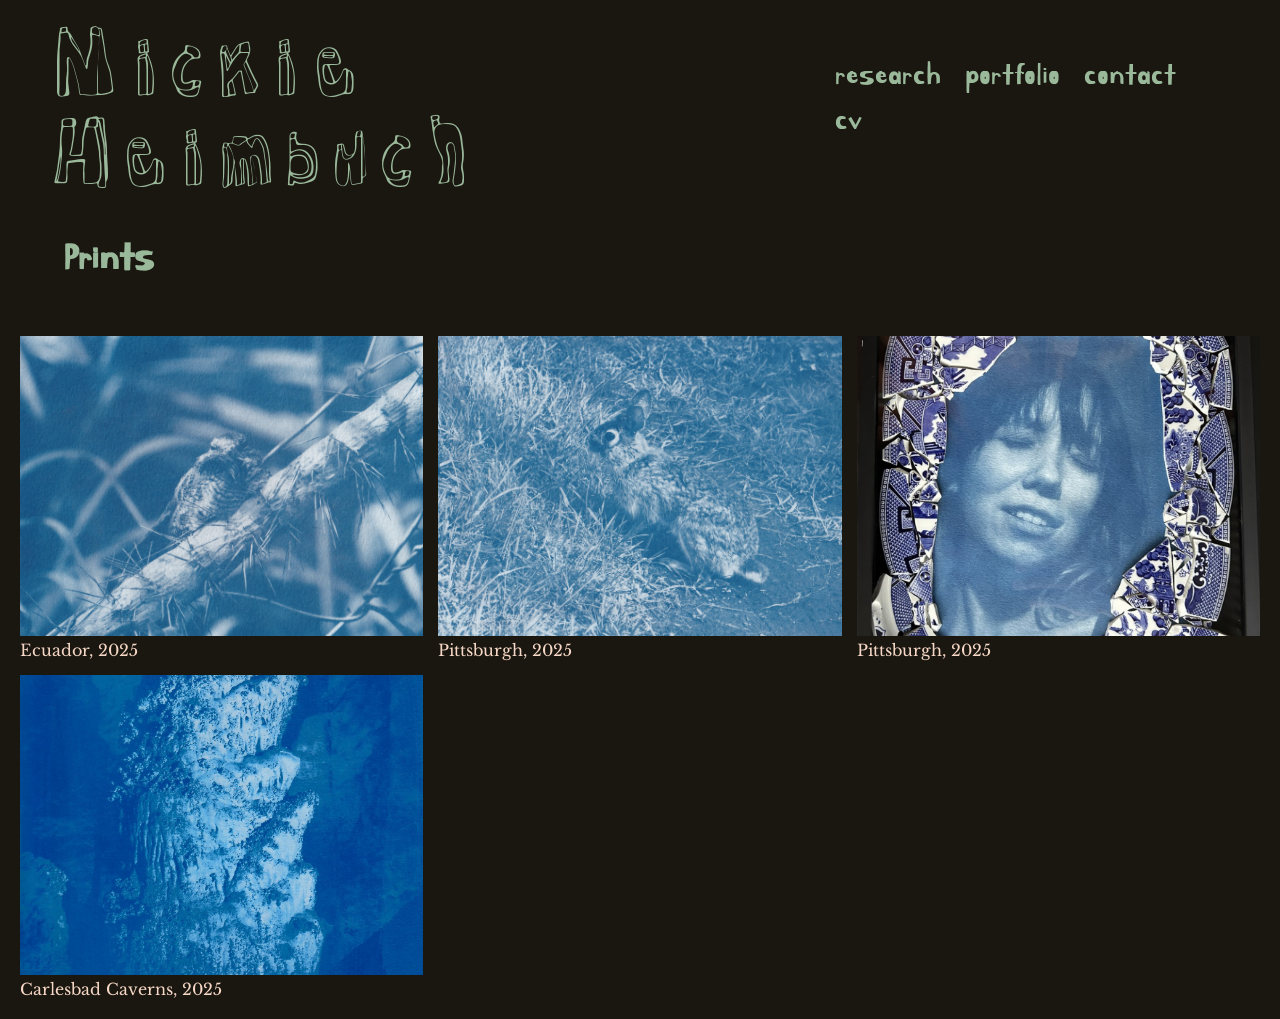
<file: prints.html>
<!DOCTYPE HTML>
<html>
<head>
  <meta http-equiv="content-type" content="text/html; charset=utf-8" />
    <meta name="viewport" content="width=device-width, initial-scale=1.0">
  <title>Nickie Heimbuch</title>
  <link rel="preconnect" href="https://fonts.googleapis.com">
<link rel="preconnect" href="https://fonts.gstatic.com" crossorigin>
<link href="https://fonts.googleapis.com/css2?family=Bagel+Fat+One&family=Kirang+Haerang&family=Libre+Baskerville:ital,wght@0,400..700;1,400..700&family=Modak&family=Palette+Mosaic&family=Rock+3D&display=swap" rel="stylesheet">

  <link  href="css/styles.css" rel="stylesheet" />
</head>
<body>
   <img id="cursor" src="assets/unclick.png" alt="">
  
  
  <header>
    <div id="navdissappear">
      <nav class="homepage">
         <a href="index.html">Nickie Heimbuch</a>
      </nav>

      <nav class="navbar">
        <a href="research.html">Research</a>
        <a href="portfolio.html">Portfolio</a>
        <a href="contact.html">Contact</a>
        <a href="assets/Nickie Website CV.pdf" target="_blank" rel="noopener">CV</a>
      </nav>
   </div>
</header>
  

  
   <section id="portfolio">
    <h2>Prints</h2>
    
    <!-- HERE ARE ALL MY PHOTOS. VAGUELY CHRONOLOGICAL-->

    <div class="gallery-grid">
     
           
        
        <!-- Ecuador -->
        <div class= "photocard">
        <img src="assets/prints/Nightjar Print.jpg" alt="nightjar on bactress cyanotype">
         Ecuador, 2025
        </div>
      
        <div class= "photocard">
        <img src="assets/prints/Slipping the Fence Print.jpg" alt="rabbit in grass cyanotype">
           Pittsburgh, 2025
        </div>
        
        <div class= "photocard">
        <img src="assets/prints/plate.jpg" alt="portrait cyanotype with ceramic plate collage">
           Pittsburgh, 2025
        </div>
        
        <div class= "photocard">
        <img src="assets/prints/carlesbad.jpg" alt="stalagtite cyanotype">
           Carlesbad Caverns, 2025
        </div>
  
  
  </div>
  
  
  
   <script src="java/script.js"></script>
</body>
</file>
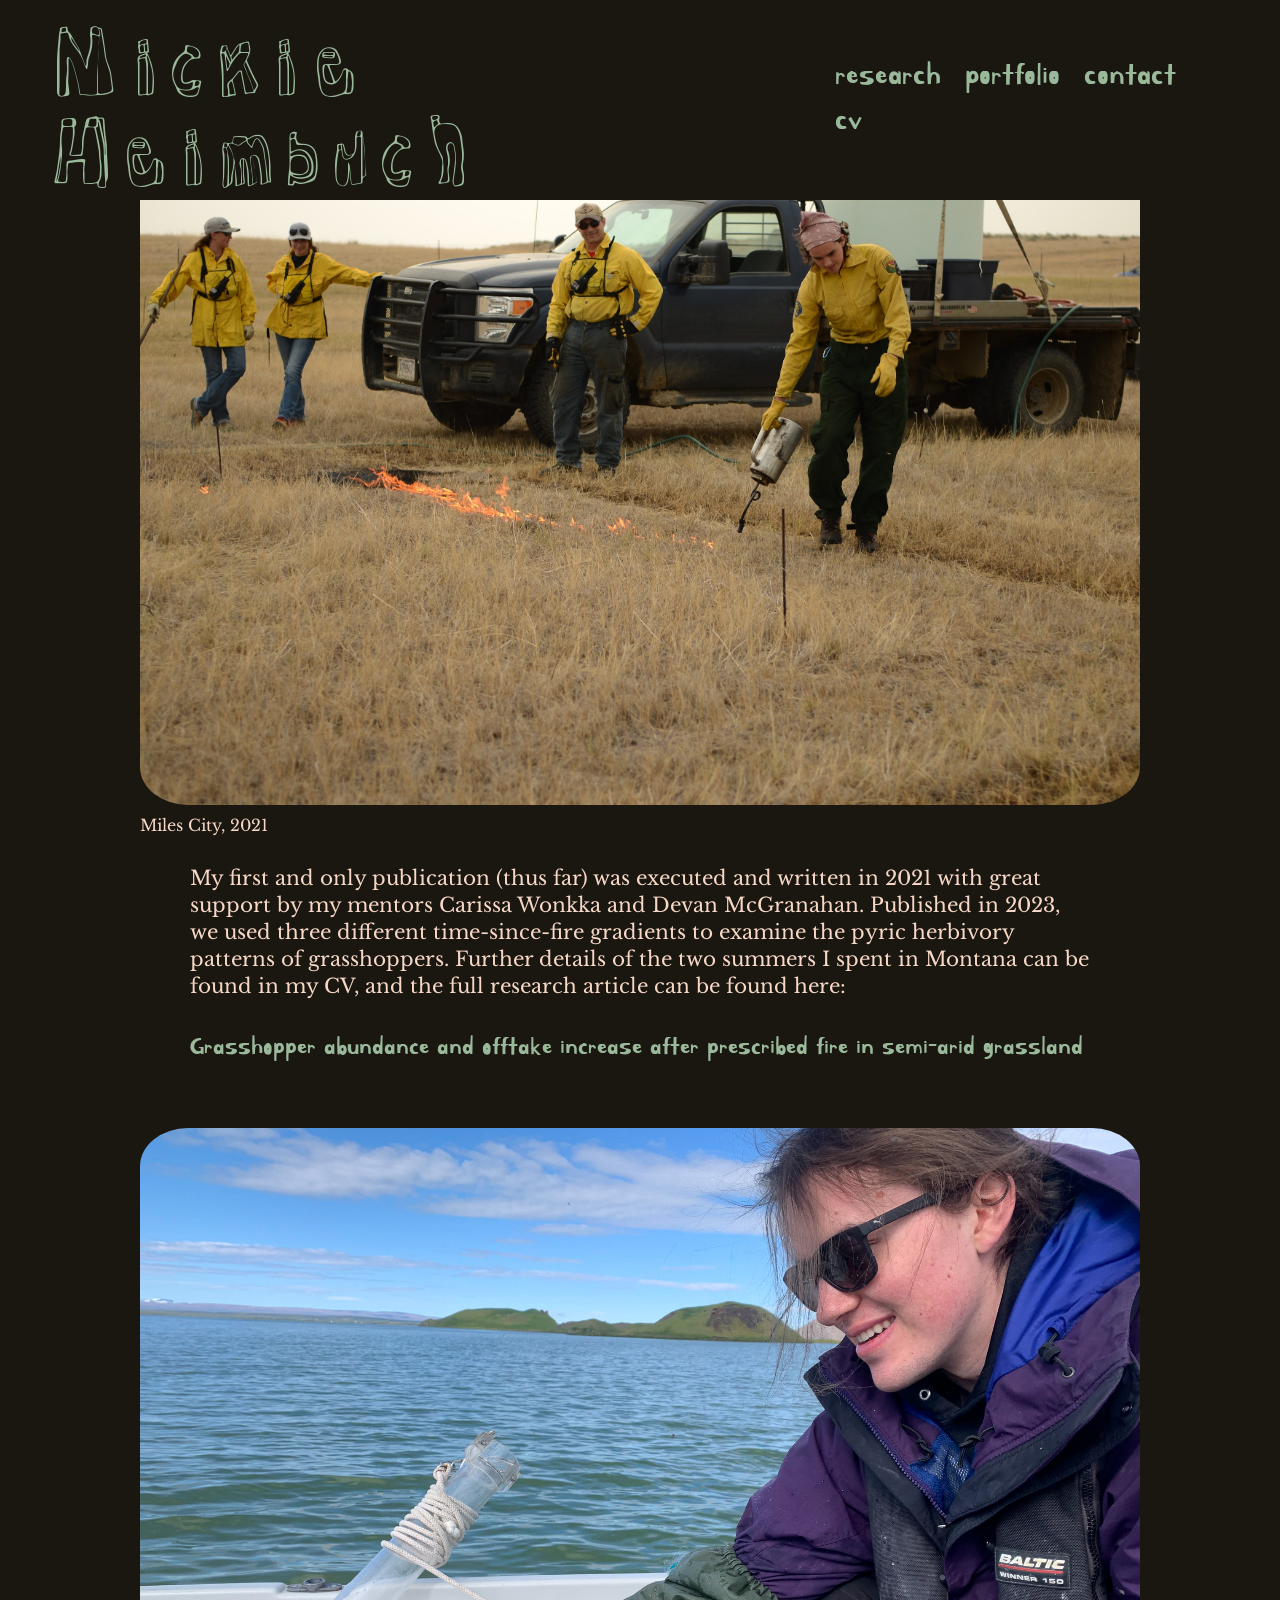
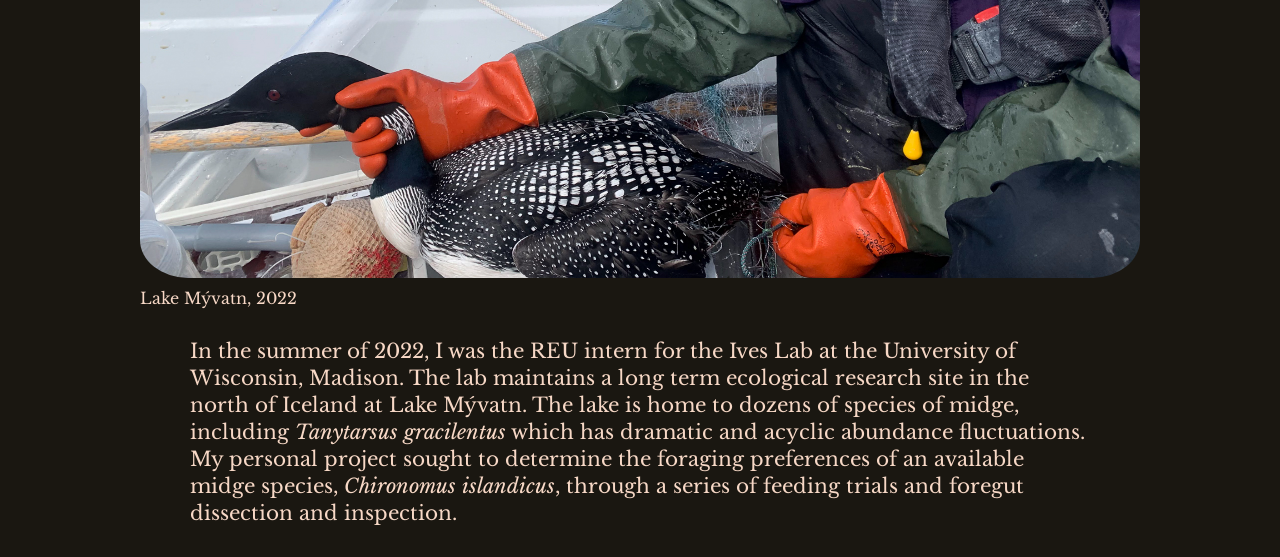
<file: research.html>
<html>
<head>
  <meta http-equiv="content-type" content="text/html; charset=utf-8" />
  <meta name="viewport" content="width=device-width, initial-scale=1.0">
  <title>Nickie Heimbuch</title>
  <!-- this is where i paste font styles from fonts.google.com -->
  <link rel="preconnect" href="https://fonts.googleapis.com">
<link rel="preconnect" href="https://fonts.gstatic.com" crossorigin>
<link href="https://fonts.googleapis.com/css2?family=Bagel+Fat+One&family=Kirang+Haerang&family=Libre+Baskerville:ital,wght@0,400..700;1,400..700&family=Modak&family=Palette+Mosaic&family=Rock+3D&display=swap" rel="stylesheet">

  <link  href="css/styles.css" rel="stylesheet" />
</head>

<body>
   <img id="cursor" src="assets/unclick.png" alt="">
  
  <header>
   <div id= "navbar" >
    <div id= "logomark" >
     <!-- <img src="assets/logomark.jpg"> go back and change the logomark to a correctly named image file -->
      <nav class="homepage">
         <a href="index.html">Nickie Heimbuch</a>
      </nav>
    </div>
    
     <nav class="navbar">
        <a href="research.html">Research</a>
        <a href="portfolio.html">Portfolio</a>
        <a href="contact.html">Contact</a>
        <a href="assets/Nickie Website CV.pdf" target="_blank" rel="noopener">CV</a>
    </nav>
  </div>
    </nav>
</header>


<div class="text">
  <div class= "inlineimage"> 
      <img class = "inlineround" src="assets/prescribed.jpg" alt="Drip torching on prairie">
         </div>
         <div class="inlinelabel">  
         Miles City, 2021
         </div>
  
  <p>
  My first and only publication (thus far) was executed and written in 2021 with 
  great support by my mentors Carissa Wonkka and Devan McGranahan. Published
  in 2023, we used three different time-since-fire gradients to examine the pyric herbivory 
  patterns of grasshoppers. Further details of the two summers I spent in Montana can
  be found in my CV, and the full research article can be found here: 
  </p>

  <a href="https://doi.org/10.1071/WF23031" target="_blank" rel="noopener">Grasshopper abundance and offtake increase after prescribed fire in semi-arid grassland</a>

  <br><br>
  <br><br>
  
  <div class="inlineimage">
    <img class= "inlineround" src="assets/loonwork.jpg" alt="Nickie holding a loon">
  </div>
        <div class= "inlinelabel">
          Lake Mývatn, 2022
        </div>

 
 <p>
   In the summer of 2022, I was the REU intern for the Ives Lab at the University 
   of Wisconsin, Madison. The lab maintains a long term ecological research site 
   in the north of Iceland at Lake Mývatn. The lake is home to dozens of species of 
   midge, including <i> Tanytarsus gracilentus</i> which has dramatic and acyclic abundance fluctuations.
   My personal project sought to determine the foraging preferences of an available midge species, <i>Chironomus islandicus</i>, through
   a series of feeding trials and foregut dissection and inspection. 
 </p>
 
</div>



<script src="java/script.js"></script>
</body>
</file>
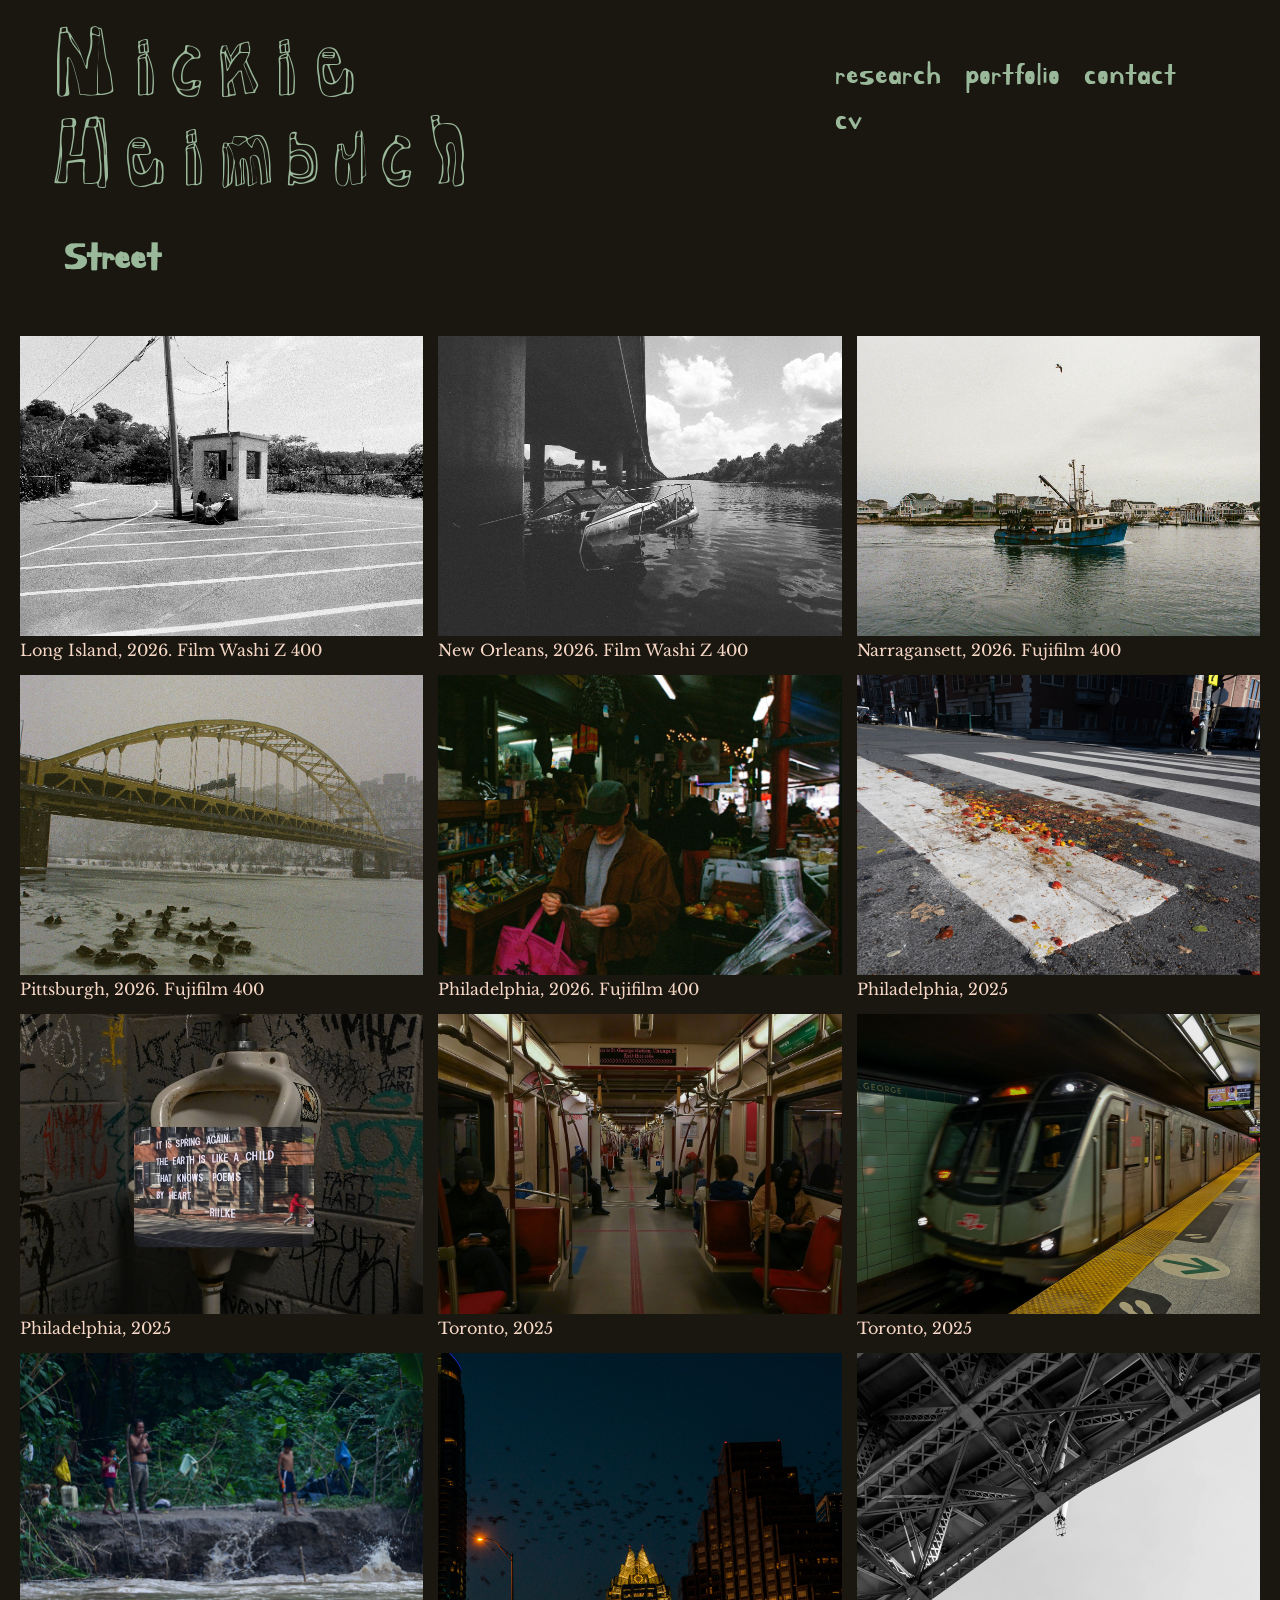
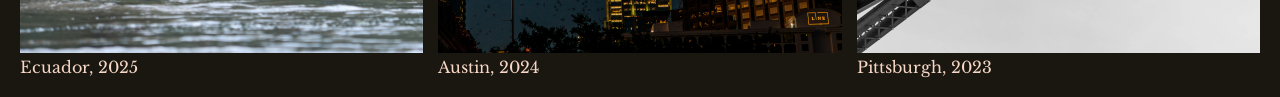
<file: street.html>
<!DOCTYPE HTML>
<html>
<head>
  <meta http-equiv="content-type" content="text/html; charset=utf-8" />
    <meta name="viewport" content="width=device-width, initial-scale=1.0">
  <title>Nickie Heimbuch</title>
  <link rel="preconnect" href="https://fonts.googleapis.com">
<link rel="preconnect" href="https://fonts.gstatic.com" crossorigin>
<link href="https://fonts.googleapis.com/css2?family=Bagel+Fat+One&family=Kirang+Haerang&family=Libre+Baskerville:ital,wght@0,400..700;1,400..700&family=Modak&family=Palette+Mosaic&family=Rock+3D&display=swap" rel="stylesheet">

  <link  href="css/styles.css" rel="stylesheet" />
</head>
<body>
   <img id="cursor" src="assets/unclick.png" alt="">
  
  
  <header>
    <div id="navdissappear">
      <nav class="homepage">
         <a href="index.html">Nickie Heimbuch</a>
      </nav>

      <nav class="navbar">
        <a href="research.html">Research</a>
        <a href="portfolio.html">Portfolio</a>
        <a href="contact.html">Contact</a>
        <a href="assets/Nickie Website CV.pdf" target="_blank" rel="noopener">CV</a>
      </nav>
   </div>
  </header>
  
 
  
  <section id="portfolio">
    <h2>Street</h2>
    

    <div class="gallery-grid">
      
      
      <div class= "photocard">
        <img src="assets/street/siesta.jpg" alt="man sleeping in the shade">
         Long Island, 2026. Film Washi Z 400
        </div>
        
        <div class= "photocard">
        <img src="assets/street/sunkenbayou.jpg" alt="boat foundered by underpass">
         New Orleans, 2026. Film Washi Z 400
        </div>
  
  <!-- old -->
        <div class= "photocard">
        <img src="assets/street/fishingboat.jpg" alt="fishing boat coming into harbor">
         Narragansett, 2026. Fujifilm 400
        </div>
  
        <div class= "photocard">
        <img src="assets/street/Bridge.jpg" alt="bridge with ducks on frozen river">
         Pittsburgh, 2026. Fujifilm 400
        </div>
        
        <div class= "photocard">
        <img src="assets/street/market.jpg" alt="walking through italian market">
         Philadelphia, 2026. Fujifilm 400
        </div>
        
        <div class= "photocard">
        <img src="assets/street/tomatoes.jpg" alt="smashed tomatoes in a crosswalk">
         Philadelphia, 2025
        </div>
        
        <div class= "photocard">
        <img src="assets/street/urinal church collage.jpg" alt="rilke quote and a bathroom urinal">
         Philadelphia, 2025
        </div>
        
        <div class= "photocard">
        <img src="assets/street/trolly.jpg" alt="interior of subway car">
         Toronto, 2025
        </div>
        
        <div class= "photocard">
        <img src="assets/street/traincar.jpg" alt="passing subway car">
         Toronto, 2025
        </div>
        
        <div class= "photocard">
        <img src="assets/street/river family.jpg" alt="family by river">
         Ecuador, 2025
        </div>
        
        <div class= "photocard">
        <img src="assets/street/city bats.jpg" alt="bats flying in austin cityscape">
         Austin, 2024
        </div>
        
        <div class= "photocard">
        <img src="assets/street/under bridge.jpg" alt="looking up under bridge">
         Pittsburgh, 2023
        </div>
  
  
  
  
  </div>
  
  
  
  
  
   <script src="java/script.js"></script>
</body>
</file>
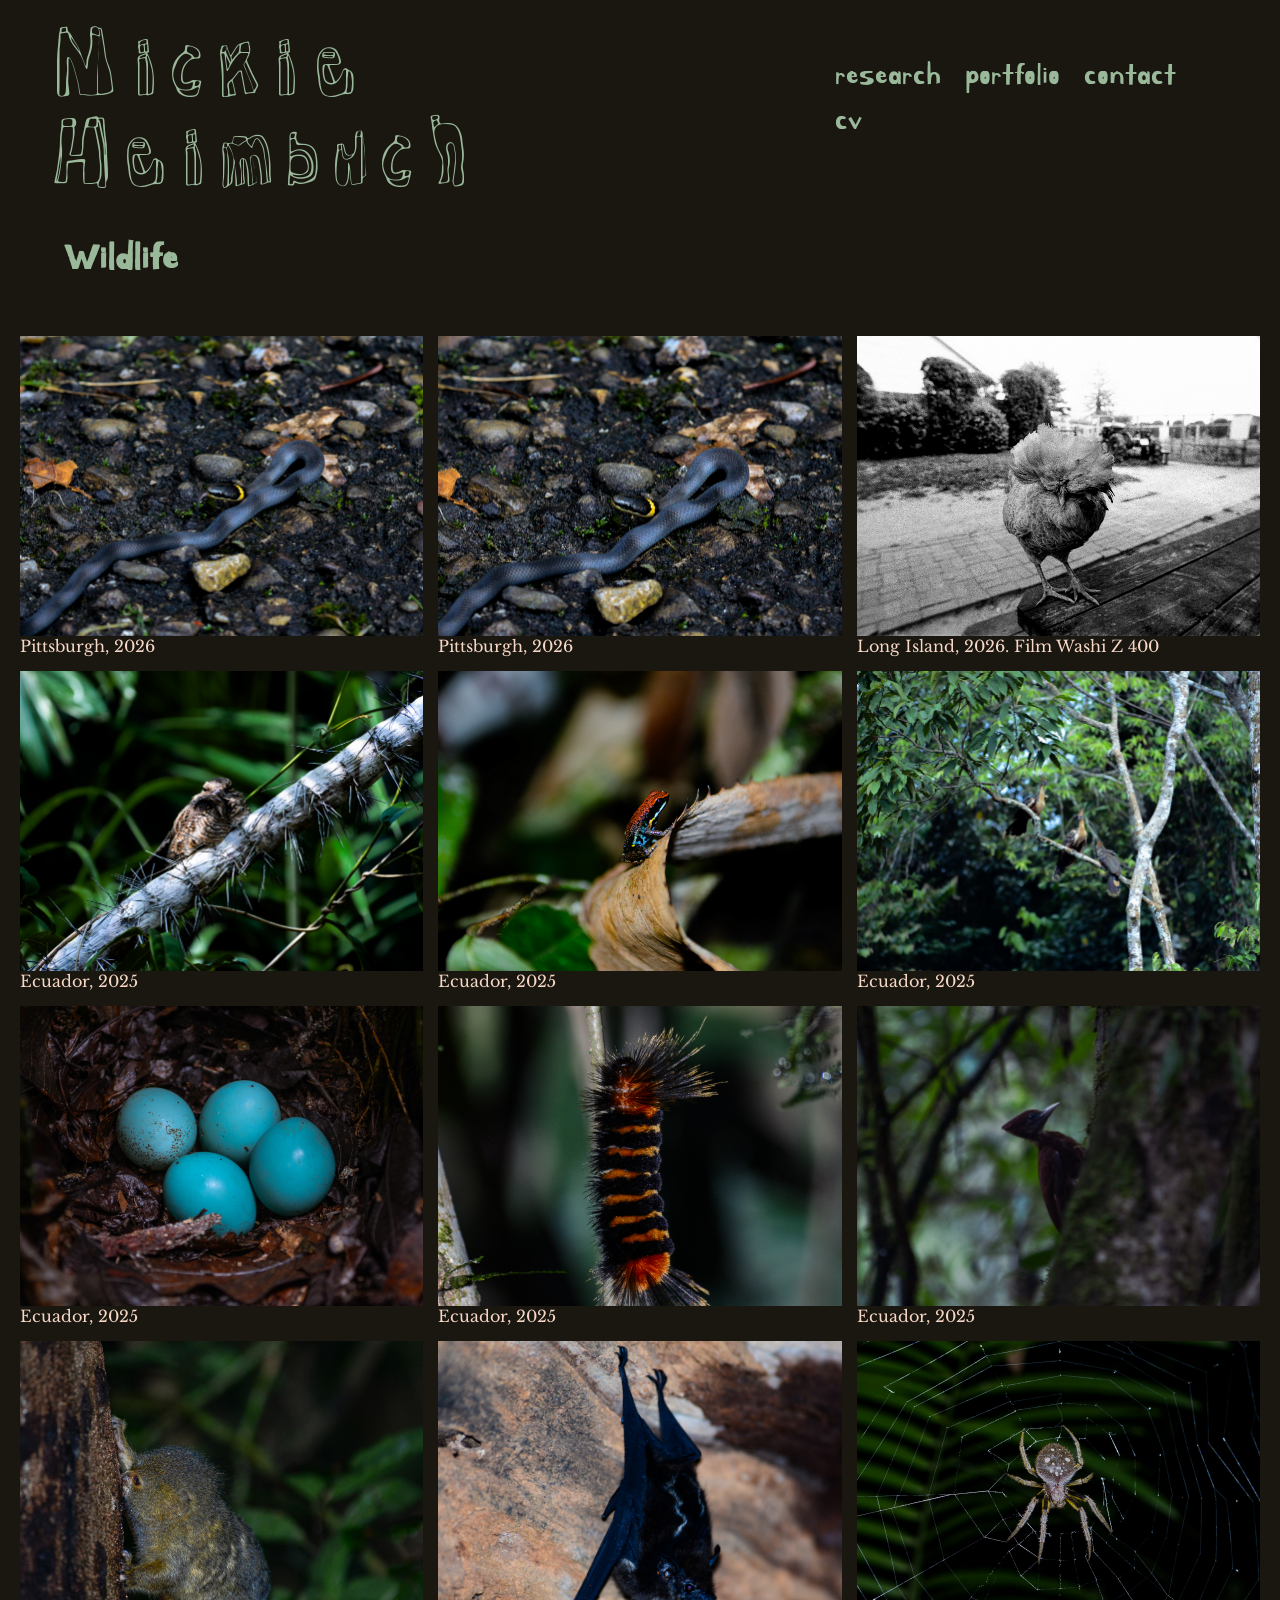
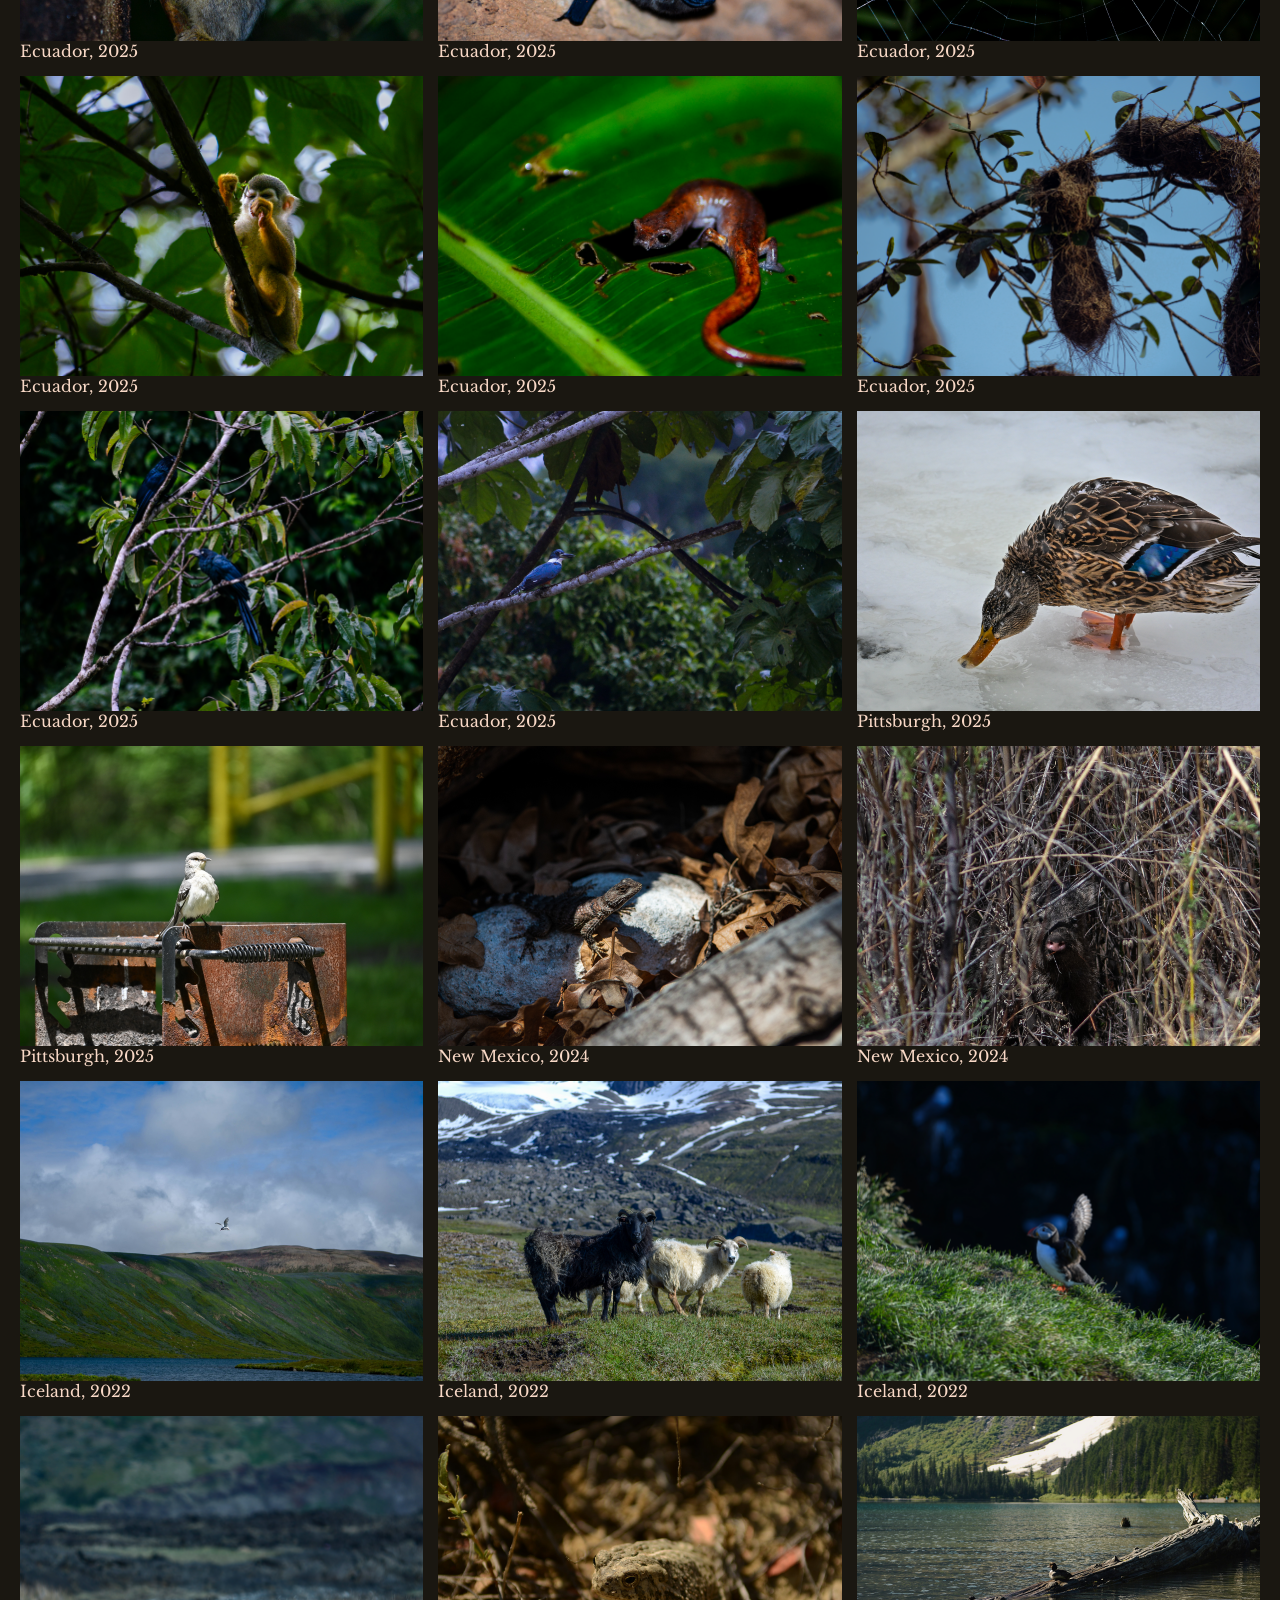
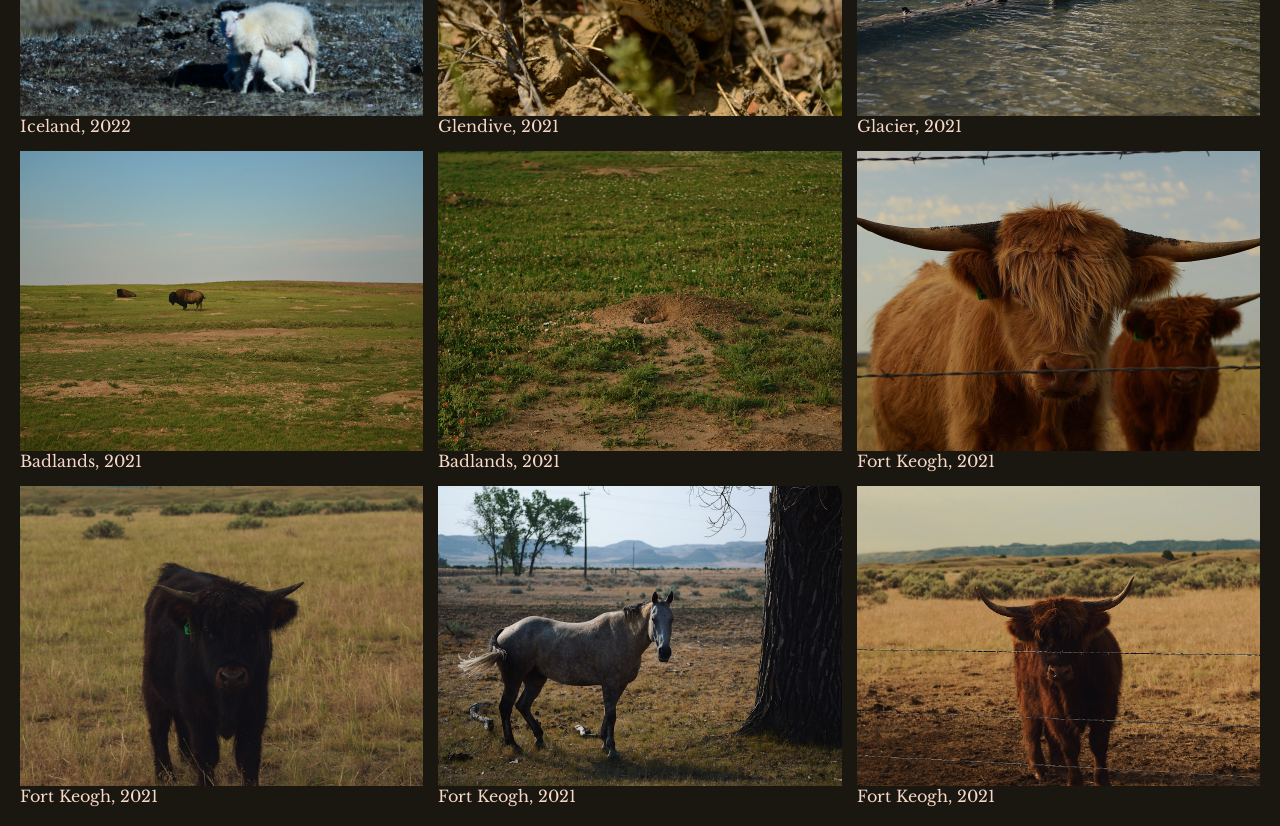
<file: wildlife.html>
<html>
<head>
  <meta http-equiv="content-type" content="text/html; charset=utf-8" />
  <meta name="viewport" content="width=device-width, initial-scale=1.0">
  <title>Nickie Heimbuch</title>
  <!-- this is where i paste font styles from fonts.google.com -->
  <link rel="preconnect" href="https://fonts.googleapis.com">
<link rel="preconnect" href="https://fonts.gstatic.com" crossorigin>
<link href="https://fonts.googleapis.com/css2?family=Bagel+Fat+One&family=Kirang+Haerang&family=Libre+Baskerville:ital,wght@0,400..700;1,400..700&family=Modak&family=Palette+Mosaic&family=Rock+3D&display=swap" rel="stylesheet">

  <link  href="css/styles.css" rel="stylesheet" />
</head>
<body>
   <img id="cursor" src="assets/unclick.png" alt="">
  
  <header>
    <div id="navdissappear">
      <nav class="homepage">
         <a href="index.html">Nickie Heimbuch</a>
      </nav>

      <nav class="navbar">
        <a href="research.html">Research</a>
        <a href="portfolio.html">Portfolio</a>
        <a href="contact.html">Contact</a>
        <a href="assets/Nickie Website CV.pdf" target="_blank" rel="noopener">CV</a>
      </nav>
   </div>
</header>


    <section id="portfolio">
    <h2>Wildlife</h2>
    
    <!-- HERE ARE ALL MY PHOTOS. VAGUELY CHRONOLOGICAL-->

    <div class="gallery-grid">
     
          <div class= "photocard">
        <img src="assets/wildlife/ringnecktongue.jpg" alt="baby ringneck snake with tongue out">
         Pittsburgh, 2026
        </div>
        
        <div class= "photocard">
        <img src="assets/wildlife/ringneck.jpg" alt="baby ringneck snake">
         Pittsburgh, 2026
        </div>
        
        <div class= "photocard">
        <img src="assets/wildlife/hen.jpg" alt="a hen in black and white">
         Long Island, 2026. Film Washi Z 400
        </div>
        
        <!-- Ecuador -->
        <div class= "photocard">
        <img src="assets/wildlife/Nightjar on Bactress.jpg" alt="nightjar on bactress">
         Ecuador, 2025
        </div>
      
        <div class= "photocard">
        <img src="assets/wildlife/DartFrog.jpg" alt="Equadorian dart frog">
           Ecuador, 2025
        </div>
        
   <div class= "photocard">
        <img src="assets/wildlife/bird not print.jpg" alt="hoatzins on a branch">
            Ecuador, 2025
        </div>
        
   <div class= "photocard">
        <img src="assets/wildlife/Egg Print.jpg" alt="blue eggs in a nest">
          Ecuador, 2025
        </div>
   
   <div class= "photocard">
        <img src="assets/wildlife/Wooly Catterpillar.jpg" alt="wooly catterpillar">
          Ecuador, 2025
        </div>
   
   <div class= "photocard">
        <img src="assets/wildlife/Woodpecker.jpg" alt="woodpecker on a tree">
          Ecuador, 2025
        </div>
   
   <div class= "photocard">
        <img src="assets/wildlife/Pygmy Marmoset.jpg" alt="pygmy marmoset suckling tree">
          Ecuador, 2025
        </div>
   
   <div class= "photocard">
        <img src="assets/wildlife/Black log bat.jpg" alt="bat hanging in a log">
          Ecuador, 2025
       </div>
        
   <div class= "photocard">
        <img src="assets/wildlife/Banana Spider.jpg" alt="banana spider in a web">
         Ecuador, 2025
        </div>
   
   <div class= "photocard">
        <img src="assets/wildlife/Squirrel Monkey Snack.jpg" alt="monkey eating aphid">
          Ecuador, 2025
        </div>
   
   <div class= "photocard">
        <img src="assets/wildlife/Lungless Salamander.jpg" alt="lungless salamander on leaf">
          Ecuador, 2025
        </div>
   
   <div class= "photocard">
        <img src="assets/wildlife/Hanging Nest.jpg" alt="hanging nest">
          Ecuador, 2025
        </div>
   
   <div class= "photocard">
        <img src="assets/wildlife/Crow analogs.jpg" alt="black birds in tree">
          Ecuador, 2025
        </div>
   
   <div class= "photocard">
        <img src="assets/wildlife/Kingfisher.jpg" alt="kingfisher in a tree">
          Ecuador, 2025
       </div>
        
        
        <!-- Pittsburgh -->
        <div class= "photocard">
        <img src="assets/wildlife/frozen duck.jpg" alt="mallard on ice">
          Pittsburgh, 2025
        </div>
        
        <div class= "photocard">
        <img src="assets/wildlife/Z50_0786.jpg" alt="bird on grill">
          Pittsburgh, 2025
        </div>
        
        
        <!-- Road Dogs Trip -->
        <div class= "photocard">
        <img src="assets/wildlife/roaddogs-112.jpg" alt="lizard">
          New Mexico, 2024
        </div>
   
        <div class= "photocard">
        <img src="assets/wildlife/roaddogs-135.jpg" alt="javelina in bush">
          New Mexico, 2024
        </div>
   
   
        <!-- Iceland -->
        <div class= "photocard">
        <img src="assets/wildlife/turn.jpg" alt="arctic turn above lake">
          Iceland, 2022
        </div>
        
        <div class= "photocard">
        <img src="assets/wildlife/iceland-9.jpg" alt="three sheep on a mountainside">
         Iceland, 2022
        </div> 
        
        <div class= "photocard">
        <img src="assets/wildlife/iceland-13.jpg" alt="puffin spreading its wings">
         Iceland, 2022
        </div>
        
        <div class= "photocard">
        <img src="assets/wildlife/iceland-3.jpg" alt="mother sheep with suckling lambs">
         Iceland, 2022
        </div>
   
   
   
        <!-- Montana 2021 -->
        
        <div class= "photocard">
        <img src="assets/wildlife/woodhouse.jpg" alt="woodhouse toad">
         Glendive, 2021
        </div>
        
        <div class= "photocard">
        <img src="assets/wildlife/duck.jpg" alt="duck on a log in a lake">
          Glacier, 2021
        </div>
   
   <div class= "photocard">
        <img src="assets/wildlife/bison.jpg" alt="bison in a field">
          Badlands, 2021
        </div>
   
   <div class= "photocard">
        <img src="assets/wildlife/prairie dog.jpg" alt="prairie dog in a hole">
          Badlands, 2021
        </div>
   
   <div class= "photocard">
        <img src="assets/wildlife/cows.jpg" alt="two cows behind wire">
          Fort Keogh, 2021
        </div>
   
   <div class= "photocard">
        <img src="assets/wildlife/black cow.jpg" alt="black cow in a field">
          Fort Keogh, 2021
        </div>
  
       <div class= "photocard">
        <img src="assets/wildlife/horse.jpg" alt="Speckled horse in field">
          Fort Keogh, 2021
        </div>
        
      <div class= "photocard">
       <img src="assets/wildlife/cow.jpg" alt="Highland cow behind barbed wire">
          Fort Keogh, 2021
        </div>
        
        <!-- end -->
        

    </div>
    
  
  <script src="java/script.js"></script>
</body>
</file>
<file: css/styles.css>
/* Id's have a # before them and classes have a . before them. */

html,
body{
  overflow-x:hidden;
}


/*body {
    opacity: 0;
    transition: opacity 0.35s ease;
}

body.loaded {
    opacity: 1;
}

body.fade-out {
    opacity: 0;
}*/


/*cursor*/
html,
body,
*,
*::before,
*::after {
    cursor: none !important;
}

#cursor {
    position: fixed;
    width: 120px;
    height: 120px;
    pointer-events: none;
    z-index: 9999;
    transform: translate(-8%, -34%);
    
    opacity: 0;
    transition: opacity 0.15s;
}


body{
  background-color: #1a1711;/* #38312d */
  margin:0;
   /*background-image:
        url("assets/designs/runner.png"),
        url("assets/designs/runner.png");

    background-repeat:
        repeat-y,
        repeat-y;

    background-position:
        left top,
        right top;

    background-size:
        120px auto,
        120px auto; */
}



/*About me description*/
p {
  font-family: "Libre Baskerville";
  color:#f7d8c6;
  font-size: 20px;
  line-height: 27px;
  padding-bottom: 1%;
  padding-top: 1%;
  margin-left: 5%;
  margin-right: 5%;
}
p1 {
  font-family: "Libre Baskerville";
  color:#f7d8c6;
  font-size: 20px;
}

/*about me heading*/
h1{
  font-family: "Rock 3D";
  color: #9ab89a;
  font-size: 40px;
  margin-left:5%;
  padding-top: 3%;
  margin-top: 0%;
}

/*portfolio Page title text*/
h2{
  font-family: "Kirang Haerang";
  color: #9ab89a;
  font-size: 40px;
  margin-left: 5%;
}
/*portfolio page title subheading*/
h3{
  font-family: "Kirang Haerang";
  color: #9ab89a;
  font-size: 22px;
}
h3 a{
  font-family: "Kirang Haerang";
  color: #9ab89a;
  font-size: 22px;
  margin-left: 5%;
  text-decoration: none;
  
  display: inline-block;
  transition: .3s;
}
h3 a:hover {
    transform: scale(1.05);
}

/* set window margins */
.text{
  max-width: 1000px;
  margin: auto;
  padding: 0;
  padding-top:10%;

}

/*picture labels???*/
.text a {
  text-decoration: none;
  font-family: "Kirang Haerang";
  color: #9ab89a;
  font-size: 26px;
  margin-left: 5%;
  margin-right: 5%;
  
  display: inline-block;
  transition: .3s;
}
.text a:hover {
    transform: scale(1.05);
}



/*about me text column location*/
.column1 {
  width: 50%;
  float:left;
  margin: 0%;
}





/*navigation styles*/
.navbar a {
    text-decoration: none;
    margin-top: 0px;
    margin-bottom: 5px;
    margin-right: 20px;
    font-family: "Kirang Haerang";
  color: #9ab89a;
  font-size: 32px;
  text-transform: lowercase;
  display:inline-block;
  transition: transform 0.3s ease;
 
}
.navbar a:hover {
    transform: scale(1.3);
}

#navbar{
  position: fixed;
    top: 0;
    left: 0;
    width: 100%;
    background: #1a1711; 
    display: flex;
    justify-content: space-between;
    align-items: center;
    margin-left: 0%;
    margin-right: 0%;
    padding-left: 4%;
    padding-right: 4%;
    padding-top: 0%;
    box-sizing: border-box;
    z-index: 1000;
}

#navdissappear{
    top: 0;
    left: 0;
    width: 100%;
    background: #1a1711; 
    display: flex;
    justify-content: space-between;
    align-items: center;
    margin-left: 0%;
    margin-right: 0%;
    padding-left: 4%;
    padding-right: 4%;
    padding-top: 0%;
    box-sizing: border-box;
    z-index: 1000;
   
}

.homepage a {
  color: #9ab89a;
  text-decoration: none;
  line-height: 40px;
  font-family: "Rock 3D";
  font-size: 80px;
  line-height: 90px;
  margin-top: 10px;
  margin-bottom: 10px;
  align-items: center;
  display:inline-block;
  transition: transform 0.3s ease;
}

.homepage a:hover {
    transform: scale(1.03);
}

/*gallery top padding issue*/
.spacing {
  margin-top: 10%;
}

/*gallery section selection text and splash images*/
.galleries a{
    color:#9ab89a;
    text-decoration:none;
    font-family:"Rock 3D";
    font-size:70px;
    transition:.3s;
}

.galleries a:hover{
    transform:scale(1.08);
}

.galleries {
    display: flex;
    /*flex-direction: column;*/
    justify-content: center;
    align-items: center;
    gap: 20px;
    padding: 20px 0;
}
.galleries:nth-child(even){
    flex-direction: row-reverse;
}

/* splash images*/
.splashimage{
    width: 500px;
    height: 350px;
    flex-shrink: 0;
}
.splashimage img{
    width:100%;
    height:100%;
    object-fit:cover;
    border-radius:30px;
}




/* styling the gallery IMAGES*/
.gallery-grid {
    display: grid;
    grid-template-columns: repeat(3, 1fr);
    gap: 15px;
    padding: 20px;
}

.gallery-grid img {
    width: 100%;
    height: 300px;
    object-fit: cover;
    transition: transform 0.3s;
}

.gallery-grid img:hover {
    transform: scale(1.03);
}

/* Photo labels */
.photocard {
  font-family: "Libre Baskerville";
  color:#f7d8c6;
  font-size: 16px;
}

.inlinelabel {
  font-family: "Libre Baskerville";
  color:#f7d8c6;
  font-size: 16px;
}


/*headshot*/
.rounded{
  border-radius: 20px;
}
#headshot{
  width: 50%;
  float: right;
  margin-top: 3%;
}

.spikecontainer{
   width:100%;
    height:100%;

    object-fit:cover;

    -webkit-mask-image:url("assets/spiked-container.svg");
    -webkit-mask-repeat:no-repeat;
    -webkit-mask-position:center;
    -webkit-mask-size:contain;

    mask-image:url("assets/spiked-container.svg");
    mask-repeat:no-repeat;
    mask-position:center;
    mask-size:contain;
}


/*inline images*/

.inlineround {
  border-radius: 48px;
}
.inlineimage img {
    width: 100%;
    height: auto;
    padding-bottom: 10px;
    padding-top:10px;
}





/*!!!!!!!!!!!!!!!!!!!!mobile friendly stuff!!!!!!!!!!!!!!!!!!!!*/
@media (max-width: 900px) {
  
  body {
    padding-top: 120px;
  }
  
  @media (hover: none), (pointer: coarse) {
    #cursor {
        display: none;
    }
}

/*navigation edits*/
 .navbar {
        font-size: 24px;
        margin-left: 0%;
    }
  .navbar a {
    font-size: 24px;
   
    
  }
  #navbar{
    display: block;
    margin-left: 0%;
    margin-right: 0%;
    padding-left: 4%;
    padding-right: 4%;
    padding-top: 0%;
    z-index: 1000;
    
  }
  #navdissappear{
    position: fixed;
    display: block;
    margin-left: 0%;
    margin-right: 0%;
    padding-left: 4%;
    padding-right: 4%;
    padding-top: 0%;
    z-index: 1000;
  }
.homepage{
  width: 100%;
  padding-right: 100px;
}
 .homepage a{
        font-size: 28px;
        margin-left: 0;
        line-height: 40px;
 }


 /*homepage edits*/
  .column1{
    width: 100%;
  }
 #headshot{
  width: 90%;
  margin-top: 10%;
  margin-left: 5%;
  margin-right: 5%;
  }
 
 
 
 /*research page edits*/
 .inlineimage img {
    width: 96%;
    margin-left: 2%;
    margin-right: 2%;
 }
  .inlineimage {
    width: 96%;
    margin-left: 2%;
    margin-right: 2%;
  }
    
  .text{
  max-width: 96%;
  margin-left: 2%;
  margin-right: 2%;
  margin-top: 2%;
  padding: 0;
  }
  
 .inlinelabel {
  margin-left: 5%;
  }
 
 
 /*portfolio page edits*/
 .galleries{
        flex-direction:column;
        gap:30px;
        padding:60px, 20px;
        font-size: 40px;
    }
  .galleries a {
    font-size: 40px;
    }
.galleries:nth-child(even) {
        flex-direction: column;
    }
    
 .splashimage{
    width:min(90vw,500px);
    aspect-ratio:5/3;
    }
 
 .gallery-grid{
        grid-template-columns:repeat(2,1fr);
    }
 
 img{
   max-width: 100%;
   height: auto;
   display: block;
 }
 
 .spacing {
  margin-top: 0%;
}
 
  
  
}
</file>
